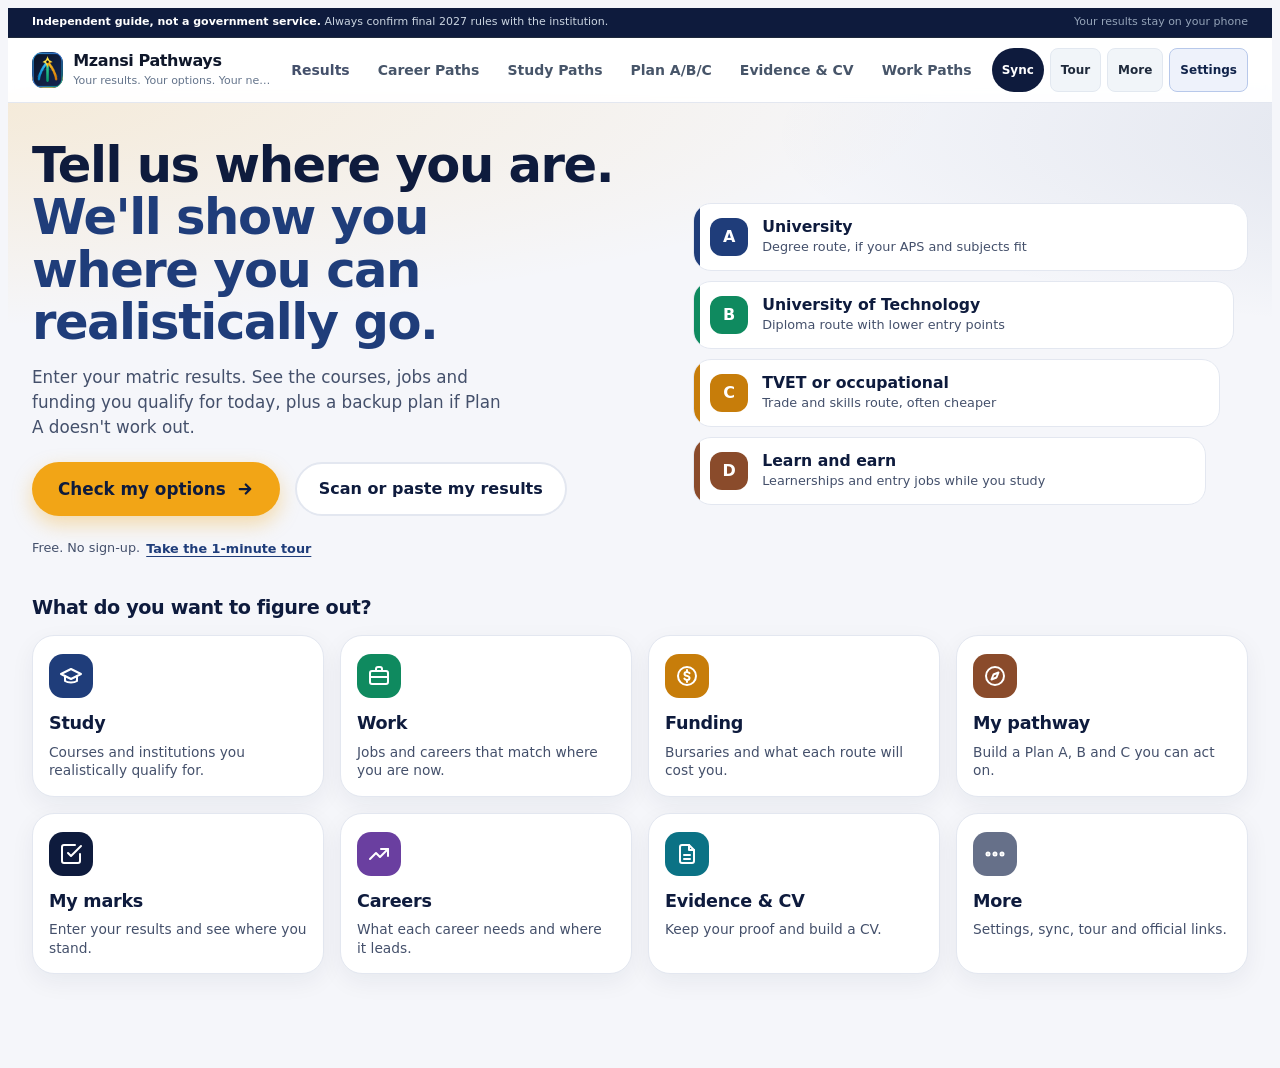
<file: index.html>
<!DOCTYPE html>
<html lang="en-ZA">
<head>
  <meta charset="UTF-8" />
  <meta name="viewport" content="width=device-width, initial-scale=1.0" />
  <meta name="description" content="Mzansi Pathways — South African Opportunity Decision Engine: Results, Careers, Study, TVET, QCTO, Funding, Plan A/B/C, Evidence Vault &amp; Work." />
  <meta name="theme-color" content="#0e1b3d" />
  <meta name="color-scheme" content="light dark" />
  <meta name="format-detection" content="telephone=no" />
  <meta property="og:type" content="website" />
  <meta property="og:title" content="Mzansi Pathways — See where you can realistically go" />
  <meta property="og:description" content="Free, private South African guide: enter your Matric marks and compare university, TVET, QCTO, funding and work options." />
  <meta property="og:url" content="https://pmech1987.github.io/mzansi-pathways/" />
  <meta property="og:image" content="https://pmech1987.github.io/mzansi-pathways/icon-512.png" />
  <meta name="twitter:card" content="summary" />
  <meta name="apple-mobile-web-app-capable" content="yes" />
  <meta name="apple-mobile-web-app-title" content="Pathways" />
  <link rel="apple-touch-icon" href="./icon-192.png" />
  <link rel="manifest" href="./manifest.json" />
  <link rel="icon" type="image/png" sizes="192x192" href="./icon-192.png" />
  <title>Mzansi Pathways — See where you can realistically go</title>
  <script src="./guard.js" defer></script>
  <link rel="stylesheet" href="./css/utilities.css" />
  <link rel="stylesheet" href="./css/legacy_inline.css" />
  <link rel="stylesheet" href="./css/mzansi_ui.css" />
  
  <link rel="stylesheet" href="./css/civic_mobile_a11y.css" />
  <link rel="icon" type="image/svg+xml" href="./favicon.svg" />
</head>
<body class="min-h-screen flex flex-col">
  <a href="#app-main" class="mz-skip">Skip to main content</a>
  <noscript><p>Mzansi Pathways needs JavaScript. Please turn it on in your browser settings and reload.</p></noscript>

  <!-- Official-Grade Institutional Notice Bar -->
  <div id="civic-trust-bar" class="bg-slate-950 text-slate-300 text-[11px] border-b border-slate-800 px-3 sm:px-6 py-1.5">
    <div class="max-w-7xl mx-auto flex flex-wrap items-center justify-between gap-2">
      <span><strong class="text-white">Independent guide, not a government service.</strong> Always confirm final <span class="mz-yr">2027</span> rules with the institution.</span>
      <span class="text-slate-400">Your results stay on your phone</span>
    </div>
  </div>

  <!-- Top Header -->
  <header class="sticky top-0 z-30 bg-white/95 backdrop-blur border-b border-slate-200">
    <div class="max-w-7xl mx-auto px-3 sm:px-6 h-16 flex items-center justify-between gap-2">
      <div class="flex items-center gap-2.5 min-w-0 mz-brand" data-home role="button" tabindex="0" aria-label="Home">
        <img src="./icon-192.png" alt="Mzansi Pathways emblem" width="38" height="38" class="w-9 h-9 rounded-xl shadow-sm" />
        <div class="min-w-0">
          <div class="font-extrabold text-slate-900 text-sm sm:text-base truncate leading-tight tracking-tight">Mzansi Pathways</div>
          <div class="text-[11px] text-slate-500 font-medium truncate">Your results. Your options. Your next step.</div>
        </div>
      </div>

      <!-- Desktop Nav -->
      <nav class="hidden lg:flex items-center gap-1 shrink-0" aria-label="Primary navigation">
        <button type="button" data-tab="results" class="tab-btn active whitespace-nowrap px-3 py-2 rounded-lg text-xs xl:text-sm text-slate-600 hover:bg-slate-100">Results</button>
        <button type="button" data-tab="careers" class="tab-btn whitespace-nowrap px-3 py-2 rounded-lg text-xs xl:text-sm text-slate-600 hover:bg-slate-100">Career Paths</button>
        <button type="button" data-tab="study" class="tab-btn whitespace-nowrap px-3 py-2 rounded-lg text-xs xl:text-sm text-slate-600 hover:bg-slate-100">Study Paths</button>
        <button type="button" data-tab="plan" class="tab-btn whitespace-nowrap px-3 py-2 rounded-lg text-xs xl:text-sm text-slate-600 hover:bg-slate-100">Plan A/B/C</button>
        <button type="button" data-tab="vault" class="tab-btn whitespace-nowrap px-3 py-2 rounded-lg text-xs xl:text-sm text-slate-600 hover:bg-slate-100">Evidence &amp; CV</button>
        <button type="button" data-tab="work" class="tab-btn whitespace-nowrap px-3 py-2 rounded-lg text-xs xl:text-sm text-slate-600 hover:bg-slate-100">Work Paths</button>
      </nav>

      <!-- Primary Header Actions (Secondary preferences live cleanly in Settings) -->
      <div class="flex items-center gap-1.5 shrink-0">
        <span id="net-pill" class="hidden px-2 py-1 rounded-lg bg-amber-100 text-amber-900 border border-amber-300 text-[11px] font-extrabold">Offline</span>
        <button type="button" id="install-pwa-btn" class="hidden px-2.5 py-1.5 rounded-lg bg-emerald-700 text-white text-xs font-bold hover:bg-emerald-800 shadow-sm">Install App</button>
        <button type="button" id="auth-btn" aria-label="Account and Cross-Device Sync" class="px-2.5 py-1.5 rounded-lg bg-slate-900 text-white text-xs font-bold hover:bg-slate-800">Sync</button>
        <button type="button" id="help-btn" aria-label="How to use Mzansi Pathways" class="px-2.5 py-1.5 rounded-lg bg-slate-100 text-slate-800 border border-slate-200 text-xs font-bold hover:bg-slate-200">Tour</button>
        <button id="more-btn" type="button" data-more aria-haspopup="dialog" class="mz-hd-more px-2.5 py-1.5 rounded-lg bg-slate-100 text-slate-800 border border-slate-200 text-xs font-bold hover:bg-slate-200">More</button>
        <button type="button" id="settings-btn" aria-label="Open Settings" class="px-2.5 py-1.5 rounded-lg bg-blue-50 text-blue-900 border border-blue-200 text-xs font-bold hover:bg-blue-100">Settings</button>
      </div>
    </div>
  </header>

    <!-- Print-Only Institutional Handout Header -->
  <div class="print-only max-w-7xl mx-auto px-4 pt-2 pb-3 border-b-2 border-slate-900 mb-4">
    <div class="text-lg font-extrabold text-slate-900">Mzansi Pathways — Independent Post-School Pathway Summary</div>
    <div class="text-xs text-slate-600">Verify final <span class="mz-yr">2027</span> admission rules directly with DHET, QCTO, SAQA, NSFAS &amp; official institutions · Official CAS WhatsApp: 081 308 4196</div>
  </div>

  <!-- Home: product front door (shown on the Results tab only) -->
  <section id="mz-home" aria-labelledby="mz-h1">
    <div class="mzh-grid">
      <div>
        <h1 id="mz-h1" class="mzh-title">Tell us where you are.<span>We'll show you where you can realistically go.</span></h1>
        <p class="mzh-lede">Enter your matric results. See the courses, jobs and funding you qualify for today, plus a backup plan if Plan A doesn't work out.</p>
        <button type="button" id="mz-check" class="mzh-cta">Check my options <svg width="18" height="18" viewBox="0 0 24 24" fill="none" stroke="currentColor" stroke-width="3" stroke-linecap="round" stroke-linejoin="round" aria-hidden="true"><path d="M5 12h14M13 6l6 6-6 6"/></svg></button>
        <button type="button" id="mz-scan" class="mzh-ghost">Scan or paste my results</button>
        <span class="mzh-note">Free. No sign-up. <button type="button" id="mz-tour" class="mzh-link">Take the 1-minute tour</button></span>
      </div>
      <ol class="mzh-ladder" aria-label="The routes we compare for you">
        <li><b>A</b><div><strong>University</strong><small>Degree route, if your APS and subjects fit</small></div></li>
        <li><b>B</b><div><strong>University of Technology</strong><small>Diploma route with lower entry points</small></div></li>
        <li><b>C</b><div><strong>TVET or occupational</strong><small>Trade and skills route, often cheaper</small></div></li>
        <li><b>D</b><div><strong>Learn and earn</strong><small>Learnerships and entry jobs while you study</small></div></li>
      </ol>
    </div>
    <h2 class="mzh-ask">What do you want to figure out?</h2>
    <div class="mzh-cards">
      <button type="button" class="mzh-card" data-tab="study" data-k="study"><svg viewBox="0 0 24 24" fill="none" stroke="currentColor" stroke-width="2" stroke-linecap="round" stroke-linejoin="round" aria-hidden="true"><path d="M22 10 12 5 2 10l10 5 10-5z"/><path d="M6 12v5c3 2 9 2 12 0v-5"/></svg><strong>Study</strong><span>Courses and institutions you realistically qualify for.</span></button>
      <button type="button" class="mzh-card" data-tab="work" data-k="work"><svg viewBox="0 0 24 24" fill="none" stroke="currentColor" stroke-width="2" stroke-linecap="round" stroke-linejoin="round" aria-hidden="true"><rect x="3" y="7" width="18" height="13" rx="2"/><path d="M9 7V5a2 2 0 0 1 2-2h2a2 2 0 0 1 2 2v2M3 13h18"/></svg><strong>Work</strong><span>Jobs and careers that match where you are now.</span></button>
      <button type="button" class="mzh-card" data-tab="study" data-k="fund"><svg viewBox="0 0 24 24" fill="none" stroke="currentColor" stroke-width="2" stroke-linecap="round" stroke-linejoin="round" aria-hidden="true"><circle cx="12" cy="12" r="9"/><path d="M14.5 9.2c-.6-.8-1.4-1.2-2.5-1.2-1.4 0-2.5.8-2.5 1.9 0 2.6 5 1.4 5 4 0 1.1-1.1 2-2.5 2-1.1 0-2-.5-2.6-1.3M12 6v2M12 16v2"/></svg><strong>Funding</strong><span>Bursaries and what each route will cost you.</span></button>
      <button type="button" class="mzh-card" data-tab="plan" data-k="plan"><svg viewBox="0 0 24 24" fill="none" stroke="currentColor" stroke-width="2" stroke-linecap="round" stroke-linejoin="round" aria-hidden="true"><circle cx="12" cy="12" r="9"/><path d="m15.5 8.5-2 5-5 2 2-5z"/></svg><strong>My pathway</strong><span>Build a Plan A, B and C you can act on.</span></button><button type="button" class="mzh-card" data-tab="results" data-k="marks"><svg viewBox="0 0 24 24" fill="none" stroke="currentColor" stroke-width="2" stroke-linecap="round" stroke-linejoin="round" aria-hidden="true"><path d="M9 11l3 3L22 4"/><path d="M21 12v7a2 2 0 0 1-2 2H5a2 2 0 0 1-2-2V5a2 2 0 0 1 2-2h11"/></svg><strong>My marks</strong><span>Enter your results and see where you stand.</span></button><button type="button" class="mzh-card" data-tab="careers" data-k="careers"><svg viewBox="0 0 24 24" fill="none" stroke="currentColor" stroke-width="2" stroke-linecap="round" stroke-linejoin="round" aria-hidden="true"><path d="M3 17l6-6 4 4 8-8"/><path d="M14 7h7v7"/></svg><strong>Careers</strong><span>What each career needs and where it leads.</span></button><button type="button" class="mzh-card" data-tab="vault" data-k="vault"><svg viewBox="0 0 24 24" fill="none" stroke="currentColor" stroke-width="2" stroke-linecap="round" stroke-linejoin="round" aria-hidden="true"><path d="M14 3H7a2 2 0 0 0-2 2v14a2 2 0 0 0 2 2h10a2 2 0 0 0 2-2V8z"/><path d="M14 3v5h5M9 13h6M9 17h6"/></svg><strong>Evidence &amp; CV</strong><span>Keep your proof and build a CV.</span></button><button type="button" class="mzh-card" data-more data-k="more"><svg viewBox="0 0 24 24" fill="none" stroke="currentColor" stroke-width="2" stroke-linecap="round" aria-hidden="true"><circle cx="5" cy="12" r="1.5"/><circle cx="12" cy="12" r="1.5"/><circle cx="19" cy="12" r="1.5"/></svg><strong>More</strong><span>Settings, sync, tour and official links.</span></button></div>
    </div>
  </section>

    <div id="shared-pc-banner" role="status" aria-live="polite" class="hidden bg-amber-100 border-b border-amber-300 text-amber-950 px-3 py-2 text-xs font-bold flex flex-wrap items-center justify-between gap-2">
    <span>Shared PC / Class Mode ON — marks stay in memory only and are never saved to this device.</span>
    <span class="flex items-center gap-2">
      <button type="button" id="shared-pc-next-btn" class="px-2.5 py-1 rounded-lg bg-amber-900 text-white text-[11px] font-extrabold">Next Learner (Clear)</button>
      <button type="button" id="shared-pc-exit-btn" class="px-2.5 py-1 rounded-lg bg-white text-amber-950 border border-amber-400 text-[11px] font-bold">Exit Class Mode</button>
    </span>
  </div>
<main id="app-main" tabindex="-1" class="flex-1 max-w-7xl w-full mx-auto px-3 sm:px-6 py-4"></main>

  <!-- Floating bottom bar (phones) -->
  <nav id="mz-dock" class="mz-dock" aria-label="Main">
    <button type="button" data-home class="mz-d"><svg viewBox="0 0 24 24" fill="none" stroke="currentColor" stroke-width="2" stroke-linecap="round" stroke-linejoin="round" aria-hidden="true"><path d="M3 11l9-8 9 8"/><path d="M5 10v10h14V10"/></svg><span>Home</span></button>
    <button type="button" data-tab="study" class="tab-btn mz-d"><svg viewBox="0 0 24 24" fill="none" stroke="currentColor" stroke-width="2" stroke-linecap="round" stroke-linejoin="round" aria-hidden="true"><path d="M22 10 12 5 2 10l10 5 10-5z"/><path d="M6 12v5c3 2 9 2 12 0v-5"/></svg><span>Study</span></button>
    <button type="button" data-tab="work" class="tab-btn mz-d"><svg viewBox="0 0 24 24" fill="none" stroke="currentColor" stroke-width="2" stroke-linecap="round" stroke-linejoin="round" aria-hidden="true"><rect x="3" y="7" width="18" height="13" rx="2"/><path d="M9 7V5a2 2 0 0 1 2-2h2a2 2 0 0 1 2 2v2"/></svg><span>Work</span></button>
    <button type="button" data-tab="plan" class="tab-btn mz-d"><svg viewBox="0 0 24 24" fill="none" stroke="currentColor" stroke-width="2" stroke-linecap="round" stroke-linejoin="round" aria-hidden="true"><circle cx="12" cy="12" r="9"/><path d="m15.5 8.5-2 5-5 2 2-5z"/></svg><span>Plan</span></button>
    <button type="button" data-more aria-haspopup="dialog" class="mz-d"><svg viewBox="0 0 24 24" fill="none" stroke="currentColor" stroke-width="2" stroke-linecap="round" stroke-linejoin="round" aria-hidden="true"><circle cx="5" cy="12" r="1.5"/><circle cx="12" cy="12" r="1.5"/><circle cx="19" cy="12" r="1.5"/></svg><span>More</span></button>
  </nav>

  <!-- More sheet: everything that used to sit in the footer, plus the tools that are not on the dock -->
  <div id="mz-more" class="mz-more" hidden>
    <div class="mz-more-back" data-more-close></div>
    <div class="mz-more-sheet" role="dialog" aria-modal="true" aria-labelledby="mz-more-t">
      <div class="mz-more-head"><h2 id="mz-more-t">More</h2><button type="button" id="mz-more-x" data-more-close aria-label="Close">✕</button></div>
      <div class="mz-more-grid">
        <button type="button" data-tab="results" data-k="marks">My marks</button>
        <button type="button" data-tab="careers">Careers</button>
        <button type="button" data-tab="vault">Evidence &amp; CV</button>
      </div>
      <div class="mz-more-list">
        <button type="button" data-proxy="settings-btn">Settings and accessibility</button>
        <button type="button" data-proxy="auth-btn">Sync and backup</button>
        <button type="button" data-proxy="help-btn">Take the tour</button>
        <button type="button" data-proxy="install-pwa-btn" id="mz-more-install" hidden>Install the app</button>
      </div>
      <p class="mz-more-note"><strong>Mzansi Pathways</strong> is an independent South African opportunity guide, not a government service. Official CAS WhatsApp: <strong>081 308 4196</strong>. Always verify admission rules in official prospectuses, and never pay a fee to apply for a job.</p>
      <div class="mz-more-links">
        <a href="https://www.dhet.gov.za/" target="_blank" rel="noopener noreferrer">DHET ↗</a>
        <a href="https://www.qcto.org.za/" target="_blank" rel="noopener noreferrer">QCTO ↗</a>
        <a href="https://www.saqa.org.za/" target="_blank" rel="noopener noreferrer">SAQA ↗</a>
        <a href="https://www.nsfas.org.za/" target="_blank" rel="noopener noreferrer">NSFAS ↗</a>
        <a href="https://sayouth.mobi/" target="_blank" rel="noopener noreferrer">SA Youth ↗</a>
        <a href="https://github.com/pmech1987/mzansi-pathways" target="_blank" rel="noopener noreferrer">Source code ↗</a>
      </div>
    </div>
  </div>

  <!-- Toast -->
  <div id="toast" role="status" aria-live="polite" class="hidden fixed bottom-20 lg:bottom-6 left-1/2 -translate-x-1/2 z-50 px-4 py-2.5 rounded-full bg-slate-900 text-white text-xs font-bold shadow-xl"></div>

  <!-- "Why am I seeing this?" Explainability & Closest Alternatives Modal -->
  <div id="why-modal" role="dialog" aria-modal="true" aria-labelledby="why-title" class="hidden fixed inset-0 z-50 bg-slate-950/60 backdrop-blur-sm flex items-center justify-center p-4">
    <div class="bg-white rounded-3xl max-w-lg w-full max-h-[85vh] overflow-y-auto p-5 shadow-2xl border border-slate-200 space-y-3">
      <div class="flex items-start justify-between gap-2">
        <div>
          <div class="text-[11px] font-extrabold uppercase text-blue-700">Explainable Eligibility &amp; Source Trail</div>
          <h2 id="why-title" class="text-base font-extrabold text-slate-900 mt-0.5">Programme</h2>
        </div>
        <button type="button" id="close-why" aria-label="Close explanation" class="px-2.5 py-1 rounded-lg bg-slate-100 text-slate-700 text-xs font-bold">✕</button>
      </div>
      <div id="why-body" class="space-y-3 text-xs text-slate-700"></div>
    </div>
  </div>

  <!-- Settings & Accessibility Modal -->
  <div id="settings-modal" role="dialog" aria-modal="true" aria-labelledby="settings-title" class="hidden fixed inset-0 z-50 bg-slate-950/60 backdrop-blur-sm flex items-center justify-center p-4">
    <div class="bg-white rounded-3xl max-w-md w-full p-5 shadow-2xl border border-slate-200 space-y-4">
      <div class="flex items-center justify-between">
        <div>
          <div class="text-[11px] font-bold uppercase tracking-wider text-blue-700">Preferences &amp; Accessibility</div>
          <h2 id="settings-title" class="text-base font-extrabold text-slate-900">Settings</h2>
        </div>
        <button type="button" id="close-settings" aria-label="Close settings" class="px-2.5 py-1 rounded-lg bg-slate-100 text-slate-700 text-xs font-bold">✕</button>
      </div>

      <div class="space-y-3 text-xs">
        <div class="p-3.5 rounded-2xl bg-slate-50 border border-slate-200 space-y-2.5">
          <div class="font-extrabold text-slate-900">Region &amp; Language</div>
          <div class="grid grid-cols-2 gap-2">
            <div>
              <label for="prov-select" class="block text-[11px] font-bold text-slate-600 mb-1">Home Province</label>
              <select id="prov-select" aria-label="Home Province" class="w-full px-2.5 py-2 rounded-xl bg-white border border-slate-200 text-xs font-bold text-slate-800">
                <option value="Mpumalanga">Mpumalanga</option>
                <option value="Gauteng">Gauteng</option>
                <option value="KwaZulu-Natal">KwaZulu-Natal</option>
                <option value="Western Cape">Western Cape</option>
                <option value="Eastern Cape">Eastern Cape</option>
                <option value="Limpopo">Limpopo</option>
                <option value="Free State">Free State</option>
                <option value="North West">North West</option>
                <option value="Northern Cape">Northern Cape</option>
              </select>
            </div>
            <div>
              <label for="lang-select" class="block text-[11px] font-bold text-slate-600 mb-1">Language</label>
              <select id="lang-select" aria-label="Language" class="w-full px-2.5 py-2 rounded-xl bg-white border border-slate-200 text-xs font-bold text-slate-800">
                <option value="en">English (EN)</option>
                <option value="zu">isiZulu</option>
                <option value="af">Afrikaans</option>
                <option value="ss">siSwati</option>
                <option value="ts">Xitsonga</option>
              </select>
            </div>
          </div>
        </div>

        <div class="p-3.5 rounded-2xl bg-slate-50 border border-slate-200 space-y-2.5">
          <div class="font-extrabold text-slate-900">View &amp; Display</div>
          <div class="grid grid-cols-2 gap-2">
            <button type="button" id="parent-btn" aria-label="Toggle Parent or Student View" class="px-3 py-2 rounded-xl bg-indigo-50 text-indigo-900 border border-indigo-200 text-xs font-bold hover:bg-indigo-100">Parent / Guardian View</button>
            <button type="button" id="easy-btn" aria-label="Toggle Easy View" class="px-3 py-2 rounded-xl bg-emerald-50 text-emerald-900 border border-emerald-200 text-xs font-bold hover:bg-emerald-100">Easy View</button>
            <button type="button" id="textsize-btn" title="Larger Text" aria-label="Toggle Larger Text" class="px-3 py-2 rounded-xl bg-white text-slate-800 border border-slate-200 text-xs font-bold hover:bg-slate-100">Large Text (A+)</button>
            <button type="button" id="hc-btn" title="High Contrast Mode" aria-label="Toggle High Contrast" class="px-3 py-2 rounded-xl bg-white text-slate-900 border border-slate-300 text-xs font-bold hover:bg-slate-100">High Contrast (HC)</button>
            <button type="button" id="theme-btn" aria-label="Toggle Dark Mode" class="col-span-2 px-3 py-2 rounded-xl bg-white text-slate-800 border border-slate-200 text-xs font-bold hover:bg-slate-100">Dark Mode: OFF</button>
            <button type="button" id="shared-pc-btn" aria-pressed="false" aria-label="Toggle Shared PC or Class Mode" class="col-span-2 px-3 py-2 rounded-xl bg-amber-50 text-amber-950 border border-amber-300 text-xs font-bold hover:bg-amber-100">Shared PC / Class Mode: OFF</button>
          </div>
        </div>
        <div class="p-3.5 rounded-2xl bg-slate-50 border border-slate-200 space-y-2.5">
          <div class="font-extrabold text-slate-900">Data, Rules &amp; Privacy</div>
          <div id="settings-integrity-status" class="px-2.5 py-1.5 rounded-lg bg-emerald-50 text-emerald-900 border border-emerald-200 text-[11px] font-semibold">Profile Verified</div>
          <button type="button" id="verify-local-state-btn" class="w-full px-3 py-1.5 rounded-lg bg-white text-slate-800 border border-slate-300 text-[11px] font-bold hover:bg-slate-100">Verify Local Profile &amp; Storage Now</button>
          <div class="grid grid-cols-1 gap-2">
            <label class="w-full text-center px-3 py-2 rounded-xl bg-white text-slate-800 border border-slate-300 text-xs font-bold cursor-pointer hover:bg-slate-100">
              Import Custom Prospectus Rules (.json)
              <input id="import-rules-file" type="file" accept=".json" aria-label="Import programme rules JSON file" class="hidden" />
            </label>
            <div class="grid grid-cols-2 gap-2">
              <button type="button" id="settings-open-sync" class="px-3 py-2 rounded-xl bg-slate-900 text-white text-xs font-bold hover:bg-slate-800">Sync &amp; Backup</button>
              <button type="button" id="settings-open-tour" class="px-3 py-2 rounded-xl bg-white text-slate-800 border border-slate-200 text-xs font-bold hover:bg-slate-100">Replay Tour</button>
              <button type="button" id="reset-prefs-btn" class="col-span-2 px-3 py-2 rounded-xl bg-white text-slate-700 border border-slate-200 text-xs font-bold hover:bg-slate-100">Reset Display &amp; Region Preferences</button>
            </div>
          </div>
        </div>
      </div>

            <details id="diag-panel" class="p-3 rounded-2xl bg-slate-50 border border-slate-200 text-xs space-y-2 mb-2">
        <summary class="cursor-pointer font-extrabold text-slate-900 select-none">App Diagnostics &amp; Offline Health (No Personal Data)</summary>
        <p class="text-[11px] text-slate-600 pt-1">Check storage use, offline cache status, and recent errors. Contains zero marks, names, or IDs.</p>
        <pre id="diag-report-out" class="p-2.5 rounded-xl bg-white border border-slate-200 text-[11px] text-slate-800 whitespace-pre-wrap overflow-x-auto">Tap Refresh Diagnostics to inspect.</pre>
        <div class="flex flex-wrap gap-2">
          <button type="button" id="diag-refresh-btn" class="px-3 py-1.5 rounded-xl bg-slate-900 text-white text-xs font-bold">Refresh Diagnostics</button>
          <button type="button" id="diag-copy-btn" class="px-3 py-1.5 rounded-xl bg-white text-slate-800 border border-slate-300 text-xs font-bold">Copy Safe Report</button>
        </div>
      </details>
      <details id="legal-compliance-card" class="p-3 rounded-2xl bg-slate-50 border border-slate-200 text-[11px] text-slate-700">
        <summary class="cursor-pointer font-extrabold text-slate-900 select-none">Legal, POPIA &amp; Zero-Scraping Charter</summary>
        <ul class="mt-2 space-y-1 list-disc pl-4">
          <li><strong>Zero Scraping &amp; Copyright-Safe:</strong> Uses only official public APIs (Greenhouse, Lever, optional Adzuna SA) and direct employer metadata link-outs — never scrapes private boards or copies advert prose.</li>
          <li><strong>POPIA On-Device Privacy:</strong> Photos of report cards, CVs, and job flyers stay 100% on your device; no SA ID numbers are stored.</li>
          <li><strong>Independent Tool:</strong> Not a government department or university; verify final admission rules and company status on official portals (DHET, QCTO, SAQA, NSFAS, CIPC BizPortal).</li>
        </ul>
      </details>

      <button type="button" id="settings-done-btn" class="w-full py-2.5 rounded-xl bg-slate-900 text-white text-xs font-extrabold hover:bg-slate-800">Done</button>
    </div>
  </div>

  <!-- Skippable 7-Step Interactive Onboarding Tutorial Modal -->
  <div id="tutorial-modal" role="dialog" aria-modal="true" aria-labelledby="tut-title" class="hidden fixed inset-0 z-50 bg-slate-950/70 backdrop-blur-sm flex items-center justify-center p-4">
    <div class="bg-white rounded-2xl max-w-lg w-full p-5 sm:p-6 shadow-2xl border border-slate-200 space-y-4">
      <div class="flex items-start justify-between gap-3">
        <div>
          <span id="tut-step-badge" class="inline-block px-2.5 py-0.5 rounded bg-slate-100 text-slate-800 border border-slate-300 text-[11px] font-bold uppercase tracking-wider">Step 1 of 7</span>
          <h2 id="tut-title" class="text-base sm:text-lg font-extrabold text-slate-900 mt-1.5">Welcome to Mzansi Pathways</h2>
        </div>
        <button type="button" id="tut-skip-btn" class="px-3 py-1.5 rounded-lg bg-slate-100 hover:bg-slate-200 text-slate-700 text-xs font-bold shrink-0">Skip Tutorial ✕</button>
      </div>
      <div class="w-full h-1.5 bg-slate-100 rounded-full overflow-hidden">
        <div id="tut-progress-bar" class="h-full bg-slate-900 transition-all duration-200"></div>
      </div>
      <div id="tut-body" class="p-3.5 rounded-xl bg-slate-50 border border-slate-200 text-xs text-slate-700 space-y-2 leading-relaxed"></div>
      <div id="tut-example" class="p-3.5 rounded-xl bg-white border border-slate-200 border-l-4 border-l-blue-700 text-xs text-slate-700 space-y-1"></div>
      <div class="flex flex-wrap items-center justify-between gap-2 pt-1 border-t border-slate-100">
        <button type="button" id="tut-prev-btn" class="px-3 py-2 rounded-lg bg-slate-100 hover:bg-slate-200 text-slate-700 text-xs font-bold">← Back</button>
        <div class="flex items-center gap-2">
          <button type="button" id="tut-demo-btn" class="px-3 py-2 rounded-lg bg-blue-50 hover:bg-blue-100 text-blue-900 border border-blue-200 text-xs font-bold">Run Live Demo ↗</button>
          <button type="button" id="tut-try-btn" aria-label="Try this feature" class="hidden"></button>
          <button type="button" id="tut-next-btn" class="px-4 py-2 rounded-lg bg-slate-900 hover:bg-slate-800 text-white text-xs font-bold">Next →</button>
        </div>
      </div>
    </div>
  </div>

  <!-- Cross-Device Account & Encrypted Transfer Modal -->
  <div id="auth-modal" role="dialog" aria-modal="true" aria-labelledby="auth-modal-title" class="hidden fixed inset-0 z-50 bg-slate-950/60 backdrop-blur-sm flex items-center justify-center p-4">
    <div class="bg-white rounded-3xl max-w-lg w-full max-h-[88vh] overflow-y-auto p-5 shadow-2xl border border-slate-200 space-y-4">
      <div class="flex items-start justify-between gap-2">
        <div>
          <div class="text-[11px] font-extrabold uppercase text-blue-700">POPIA-Safe Cross-Device Access</div>
          <h2 id="auth-modal-title" class="text-base font-extrabold text-slate-900">Keep Your Marks, Plans &amp; CV Across Phones</h2>
        </div>
        <button type="button" id="close-auth" aria-label="Close sync modal" class="px-2.5 py-1 rounded-lg bg-slate-100 text-slate-700 text-xs font-bold">✕</button>
      </div>

      <!-- Option 1: Encrypted Phone-to-Phone Transfer (Works 100% Today) -->
      <div class="p-4 rounded-2xl bg-emerald-50 border border-emerald-200 space-y-2.5 text-xs">
        <div class="font-extrabold text-emerald-950">1. Encrypted Phone-to-Phone Backup (Works Offline Today · AES-256-GCM)</div>
        <p class="text-emerald-900">Lock your Results, Plan A/B/C, and Evidence Vault with your own passphrase (PBKDF2 120,000 rounds + AES-GCM) to move to another phone without needing an account.</p>
        <label for="enc-pass" class="block text-[11px] font-bold text-emerald-950">Backup passphrase (min 8 characters)</label>
        <input id="enc-pass" type="password" autocomplete="new-password" aria-describedby="enc-pass-strength" placeholder="Enter a strong passphrase (min 8 characters)" class="w-full px-3 py-2 rounded-xl bg-white border border-emerald-300 text-xs font-semibold" />
        <div id="enc-pass-strength" role="status" aria-live="polite" class="text-[11px] text-slate-600">Enter at least 8 characters to lock/unlock backups</div>
        <div id="enc-last-backup" class="text-[11px] font-semibold text-slate-700"></div>
        <p class="text-[11px] text-amber-900">Write your passphrase down. If you forget it, nobody can open the backup, not even us. Keep the backup file in two places.</p>
        <div class="flex flex-wrap gap-2">
          <button type="button" id="btn-export-enc" class="flex-1 py-2 rounded-xl bg-emerald-700 text-white font-extrabold hover:bg-emerald-800">Download Encrypted Backup</button>
          <label class="flex-1 text-center py-2 rounded-xl bg-white text-emerald-900 border border-emerald-300 font-extrabold cursor-pointer hover:bg-emerald-100">
             Unlock on New Phone
            <input id="in-import-enc" type="file" accept=".mzansi,.json" aria-label="Choose encrypted backup file" class="hidden" />
          </label>
          <button type="button" id="btn-undo-restore" class="hidden flex-1 py-2 rounded-xl bg-white text-rose-800 border border-rose-300 font-extrabold hover:bg-rose-50">Undo restore</button>
        </div>
      </div>

      <!-- Option 2: Cloud Account with 6-Digit Email OTP (Ready for Supabase Auth) -->
      <form id="otp-preview-form" class="p-4 rounded-2xl bg-slate-50 border border-slate-200 space-y-2.5 text-xs">
        <div class="font-extrabold text-slate-900">2. Cloud Account Sync (6-Digit Email OTP — No SA ID Required)</div>
        <p class="text-slate-600">When your private Supabase Auth backend is connected, learners sign in with a 6-digit Email OTP (expires in 10 min, max 5 tries) — cheaper and safer than SMS OTPs.</p>
        <label for="otp-email" class="block text-[11px] font-bold text-slate-800">Email address for 6-digit OTP</label>
        <input id="otp-email" type="email" autocomplete="email" required placeholder="your.email@example.com" class="w-full px-3 py-2 rounded-xl bg-white border border-slate-200 text-xs" />
        <label class="flex items-start gap-2 text-[11px] text-slate-700 cursor-pointer">
          <input id="popia-age-chk" type="checkbox" required class="mt-0.5 w-4 h-4 accent-blue-700" />
          <span>POPIA Notice: I confirm I am 18+ or have parent/guardian permission to store my academic profile in the cloud.</span>
        </label>
        <button type="submit" class="w-full py-2 rounded-xl bg-blue-700 text-white font-extrabold hover:bg-blue-800">Check Cloud Sync Readiness</button>
      </form>
      <div class="p-3.5 rounded-2xl bg-rose-50 border border-rose-200 flex flex-wrap items-center justify-between gap-2 text-xs">
        <span class="text-rose-900 font-semibold">Using a school PC or someone else's phone?</span>
        <button type="button" id="btn-wipe-device" class="px-3.5 py-2 rounded-xl bg-rose-600 text-white font-extrabold hover:bg-rose-700">Wipe My Info From This Device</button>
      </div>
    </div>
  </div>


  <script src="./js/work_tools.js" defer></script>
  <script src="./js/engine.js" defer></script>
  <script src="./js/ocr.js" defer></script>
  <script src="./js/data.js" defer></script>
  <script src="./js/catalogue_data.js" defer></script>
  <script src="./js/catalogue.js" defer></script>
  <script src="./js/i18n.js" defer></script>
  <script src="./js/boot.js" defer></script>
  <script src="./js/features/trust_guards.js" defer></script>
  <script src="./js/modules/storage.js" defer></script>
  <script src="./js/modules/funding.js" defer></script>
  <script src="./js/modules/ui.js" defer></script>
  <script src="./js/modules/results.js" defer></script>
  <script src="./js/modules/study.js" defer></script>
  <script src="./js/modules/work.js" defer></script>
  <script src="./js/modules/selectors.js" defer></script>
  <script src="./js/app.js" defer></script>
  <script src="./js/screens.js" defer></script>
  <script src="./js/home.js" defer></script>
  <script src="./js/a11y.js" defer></script>
  <script src="./js/toolkit.js" defer></script>
  <script src="./js/backup.js" defer></script>
  <script src="./js/comfort_and_jump.js" defer></script>
  <script src="./js/clean_layout.js" defer></script>
  <script src="./js/pwa_health.js" defer></script>
  <script src="./js/calendar.js" defer></script>
  <script src="./js/checklist.js" defer></script>
</body>
</html>
</file>
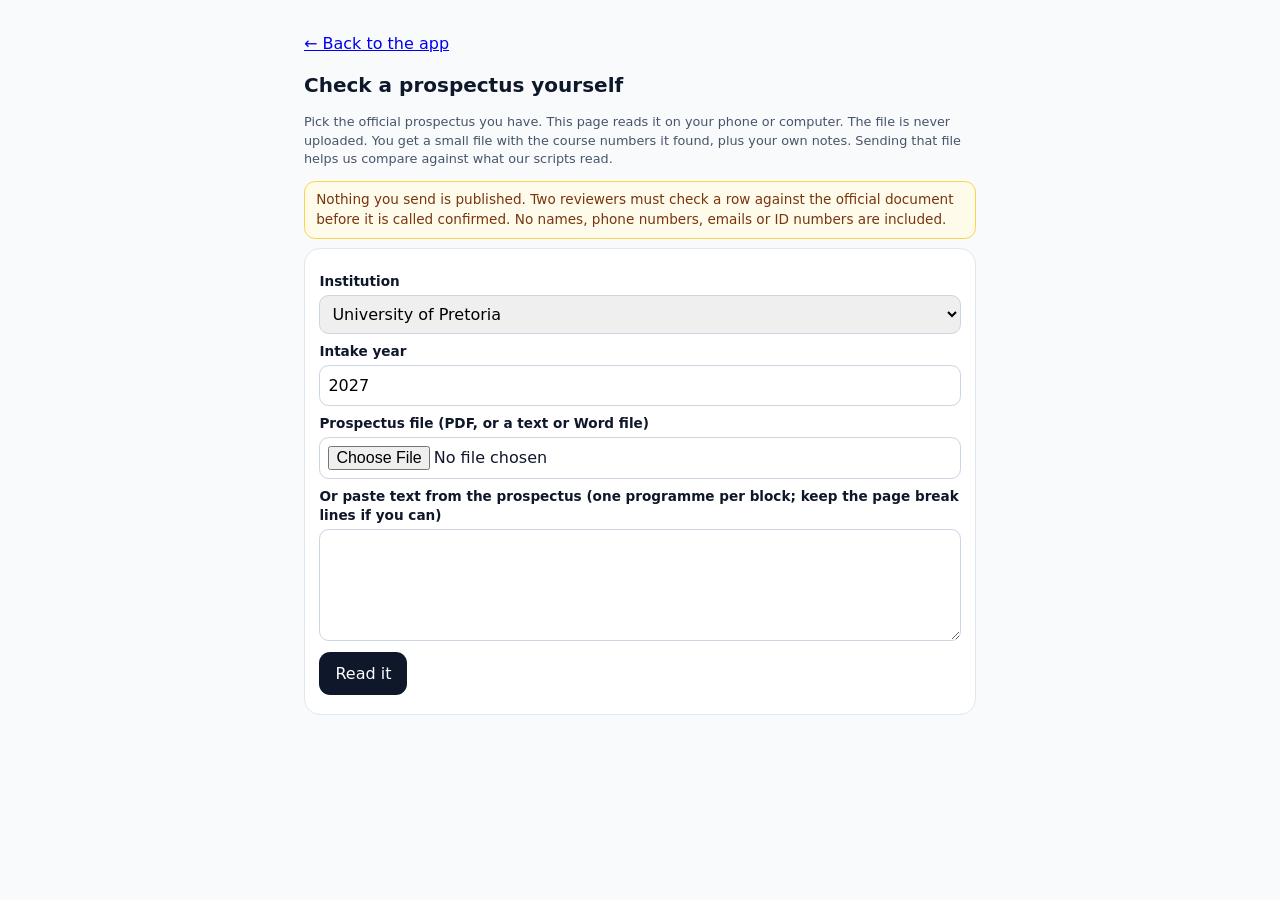
<file: check_prospectus.html>
<!doctype html>
<html lang="en-ZA">
<head>
<meta charset="utf-8">
<meta name="viewport" content="width=device-width, initial-scale=1">
<title>Check a prospectus yourself - Mzansi Pathways</title>
<link rel="stylesheet" href="./css/prospectus_check.css">
<meta name="theme-color" content="#0e1b3d">
<link rel="icon" href="./favicon.svg">
</head>
<body>
<a href="#main-content" class="sr-only">Skip to prospectus checker</a>
<main id="main-content">
  <p><a href="./index.html">&larr; Back to the app</a></p>
  <h1>Check a prospectus yourself</h1>
  <p class="note">Pick the official prospectus you have. This page reads it on your phone or computer. The file is never uploaded. You get a small file with the course numbers it found, plus your own notes. Sending that file helps us compare against what our scripts read.</p>
  <div class="warn">Nothing you send is published. Two reviewers must check a row against the official document before it is called confirmed. No names, phone numbers, emails or ID numbers are included.</div>

  <section class="card">
    <label for="inst">Institution</label>
    <select id="inst"></select>
    <label for="year">Intake year</label>
    <input id="year" type="number" min="2024" max="2040" value="2027">
    <label for="file">Prospectus file (PDF, or a text or Word file)</label>
    <input id="file" type="file" accept=".pdf,.txt,.docx,image/*">
    <label for="paste">Or paste text from the prospectus (one programme per block; keep the page break lines if you can)</label>
    <textarea id="paste" spellcheck="false"></textarea>
    <button id="read" type="button">Read it</button>
    <span id="status" class="note" role="status" aria-live="polite"></span>
  </section>

  <section class="card" id="result" hidden>
    <h2>What was read</h2>
    <p class="note" id="summary"></p>
    <div class="table-scroll"><table><thead><tr><th>Course</th><th>APS</th><th>Subjects</th><th>Page</th><th>Keep</th></tr></thead><tbody id="rows"></tbody></table></div>
    <h2>Where can a Higher Certificate lead?</h2>
    <ul id="prog" class="note"></ul>
    <h2>Anything wrong in the app?</h2>
    <label for="fbid">Course id (from the app, optional)</label>
    <input id="fbid" type="text" maxlength="80" placeholder="e.g. up_bsc_computer_science_2027">
    <label for="fbissue">What is wrong</label>
    <select id="fbissue">
      <option value="">Nothing to report</option>
      <option value="aps_wrong">APS is different in my prospectus</option>
      <option value="subject_wrong">Subject requirement is different</option>
      <option value="course_missing">Course is missing</option>
      <option value="course_closed">Course is closed</option>
      <option value="link_broken">Link does not work</option>
      <option value="bridge_wrong">Next-step information is wrong</option>
      <option value="other">Something else</option>
    </select>
    <label for="fbnote">Short note (no personal details)</label>
    <input id="fbnote" type="text" maxlength="140">
    <button id="dl" type="button">Download my file</button>
    <p class="note">Send the downloaded file to the project (the address is on the About page of the app). It goes in <code>inbox/community/</code>.</p>
  </section>
</main>
<script src="./js/ocr.js" defer></script>
<script src="./js/catalogue_data.js" defer></script>
<script src="./js/subjects_data.js" defer></script>
<script src="./js/prospectus_check.js" defer></script>
</body>
</html>
</file>
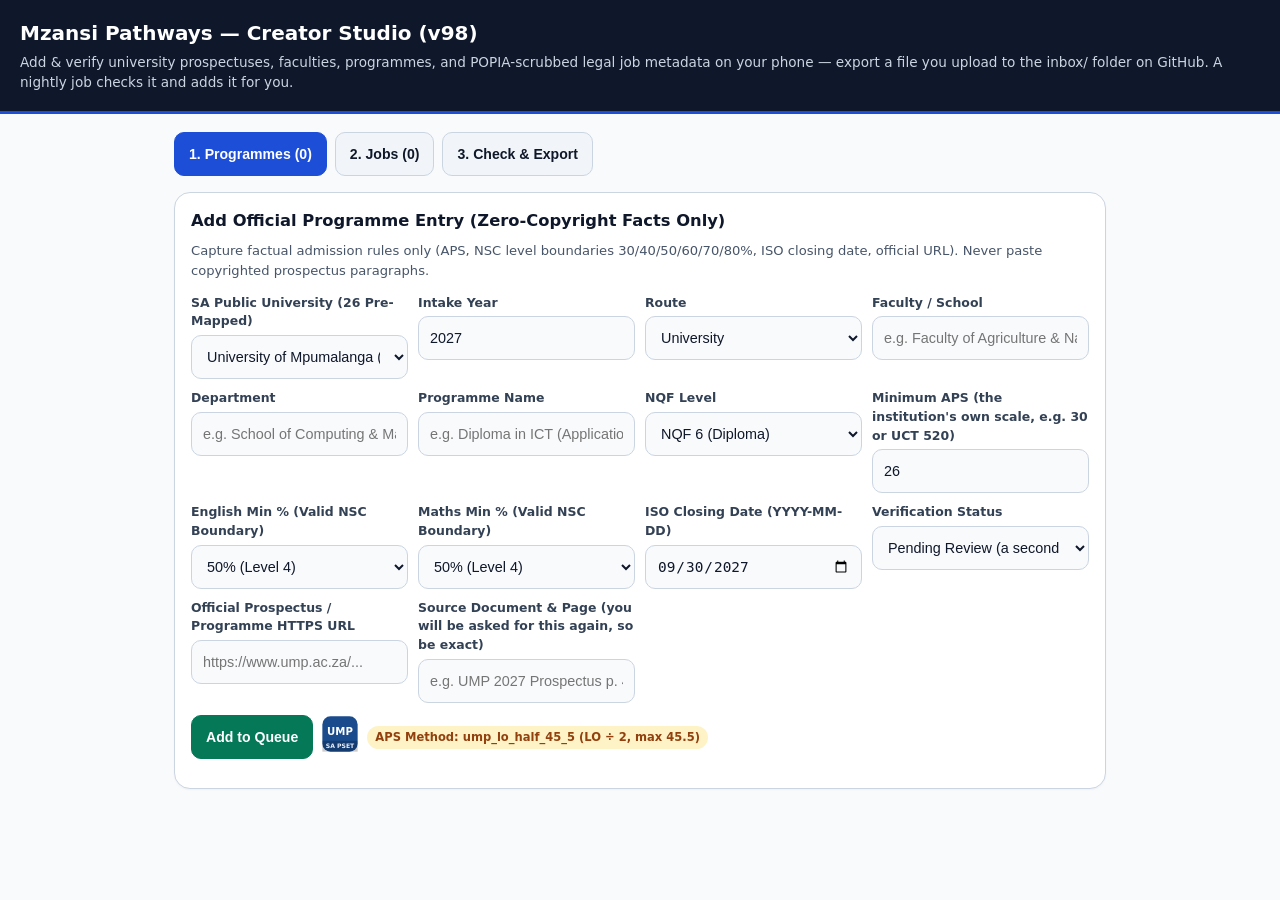
<file: creator_studio.html>
<!DOCTYPE html>
<html lang="en-ZA">
<head>
  <meta charset="UTF-8" />
  <meta name="viewport" content="width=device-width, initial-scale=1.0" />
  <link rel="icon" type="image/svg+xml" href="./favicon.svg" />
  <title>Mzansi Pathways — Creator Studio (Prospectus &amp; Legal Data Builder)</title>
  <link rel="stylesheet" href="./css/creator_studio.css" />
</head>
<body>
  <a href="#cs-main" class="visually-hidden">Skip to Creator Studio content</a>
  <header>
    <h1>Mzansi Pathways — Creator Studio (v98)</h1>
    <p>Add &amp; verify university prospectuses, faculties, programmes, and POPIA-scrubbed legal job metadata on your phone — export a file you upload to the inbox/ folder on GitHub. A nightly job checks it and adds it for you.</p>
  </header>

  <main id="cs-main">
    <div class="tabs" role="tablist" aria-label="Creator Studio sections">
      <button type="button" id="tab-prog" class="active" role="tab" aria-selected="true" aria-controls="panel-prog">1. Programmes (0)</button>
      <button type="button" id="tab-job" class="sec" role="tab" aria-selected="false" aria-controls="panel-job">2. Jobs (0)</button>
      <button type="button" id="tab-export" class="sec" role="tab" aria-selected="false" aria-controls="panel-export">3. Check &amp; Export</button>
    </div>

    <section id="panel-prog" class="card" role="tabpanel" aria-labelledby="tab-prog">
      <h2>Add Official Programme Entry (Zero-Copyright Facts Only)</h2>
      <p class="note">Capture factual admission rules only (APS, NSC level boundaries 30/40/50/60/70/80%, ISO closing date, official URL). Never paste copyrighted prospectus paragraphs.</p>
      <form id="prog-form">
        <div class="grid">
          <div>
            <label for="p-inst">SA Public University (26 Pre-Mapped)</label>
            <select id="p-inst" required></select>
          </div>
          <div>
            <label for="p-year">Intake Year</label>
            <input id="p-year" type="number" min="2024" max="2040" step="1" required />
          </div>
          <div>
            <label for="p-route">Route</label>
            <select id="p-route"><option>University</option><option>Diploma / UoT (Extended)</option><option>Public TVET College</option><option>QCTO Occupational</option><option>Workplace Learning</option></select>
          </div>
          <div>
            <label for="p-faculty">Faculty / School</label>
            <input id="p-faculty" type="text" placeholder="e.g. Faculty of Agriculture &amp; Natural Sciences" required />
          </div>
          <div>
            <label for="p-dept">Department</label>
            <input id="p-dept" type="text" placeholder="e.g. School of Computing &amp; Mathematical Sciences" required />
          </div>
          <div>
            <label for="p-name">Programme Name</label>
            <input id="p-name" type="text" placeholder="e.g. Diploma in ICT (Application Development)" required />
          </div>
          <div>
            <label for="p-nqf">NQF Level</label>
            <select id="p-nqf"><option value="5">NQF 5 (Higher Certificate)</option><option value="6" selected>NQF 6 (Diploma)</option><option value="7">NQF 7 (Bachelor's Degree)</option><option value="8">NQF 8 (Honours / Professional)</option></select>
          </div>
          <div>
            <label for="p-aps">Minimum APS (the institution's own scale, e.g. 30 or UCT 520)</label>
            <input id="p-aps" type="number" min="0" max="600" step="0.5" value="26" required />
          </div>
          <div>
            <label for="p-eng">English Min % (Valid NSC Boundary)</label>
            <select id="p-eng"><option value="40">40% (Level 3)</option><option value="50" selected>50% (Level 4)</option><option value="60">60% (Level 5)</option><option value="70">70% (Level 6)</option></select>
          </div>
          <div>
            <label for="p-math">Maths Min % (Valid NSC Boundary)</label>
            <select id="p-math"><option value="0">Not Required</option><option value="40">40% (Level 3)</option><option value="50" selected>50% (Level 4)</option><option value="60">60% (Level 5)</option><option value="70">70% (Level 6)</option></select>
          </div>
          <div>
            <label for="p-closes">ISO Closing Date (YYYY-MM-DD)</label>
            <input id="p-closes" type="date" value="2027-09-30" required />
          </div>
          <div>
            <label for="p-status">Verification Status</label>
            <select id="p-status"><option value="pending_review" selected>Pending Review (a second person must confirm)</option><option value="conflict">Conflict Between Sources</option></select>
          </div>
          <div>
            <label for="p-url">Official Prospectus / Programme HTTPS URL</label>
            <input id="p-url" type="url" placeholder="https://www.ump.ac.za/..." required />
          </div>
          <div>
            <label for="p-doc">Source Document &amp; Page (you will be asked for this again, so be exact)</label>
            <input id="p-doc" type="text" placeholder="e.g. UMP 2027 Prospectus p. 42" required />
          </div>
        </div>
        <div class="row">
          <button type="submit" class="good">Add to Queue</button>
          <span id="p-civic-badge" aria-label="Civic monogram preview"></span><span id="p-aps-hint" class="badge b-warn"></span>
        </div>
      </form>
      <div id="prog-list" class="mt12"></div>
    </section>

    <section id="panel-job" role="tabpanel" aria-labelledby="tab-job" class="card is-hidden">
      <h2>Add Legal Opt-In Job / DPSA Circular Entry (POPIA Scrubbed)</h2>
      <div class="box-tip">
        <label for="dpsa-paste">Quick DPSA Circular Factual Extractor (Paste Official Post Header — Zero Prose Stored)</label>
        <textarea id="dpsa-paste" rows="3" placeholder="POST 42/10 : ADMIN CLERK&#10;REF NO : MP/2026/01&#10;CLOSING DATE : 11 December 2026"></textarea>
        <div class="row mt8"><button type="button" id="dpsa-extract-btn" class="sec">Auto-Fill Title &amp; Ref from DPSA Text</button></div>
      </div>
      <p class="note">Automatically strips SA ID numbers, personal cell numbers, and personal free-webmail addresses, and blocks scraping-restricted or URL-shortener domains.</p>
      <form id="job-form">
        <div class="grid">
          <div><label for="j-title">Job Title</label><input id="j-title" type="text" placeholder="e.g. Junior IT Support Technician" required /></div>
          <div><label for="j-emp">Employer / Department</label><input id="j-emp" type="text" placeholder="e.g. Mpumalanga Provincial Government" required /></div>
          <div><label for="j-town">Town / City</label><input id="j-town" type="text" value="eMalahleni" required /></div>
          <div><label for="j-prov">Province</label><select id="j-prov"><option>Mpumalanga</option><option>Gauteng</option><option>KwaZulu-Natal</option><option>Western Cape</option><option>Eastern Cape</option><option>Limpopo</option><option>Free State</option><option>North West</option><option>Northern Cape</option><option>South Africa</option></select></div>
          <div><label for="j-close">Closing Date (YYYY-MM-DD)</label><input id="j-close" type="date" value="2026-12-15" required /></div>
          <div><label for="j-src">Legal Source Type</label><select id="j-src"><option value="dpsa_circular">DPSA Weekly Circular</option><option value="gov_portal">Official .gov.za Portal</option><option value="direct_employer">Direct Employer Permission</option><option value="public_ats_api">Public ATS API</option></select></div>
          <div class="span-all"><label for="j-url">Official HTTPS Apply URL (No Facebook/WhatsApp/bit.ly)</label><input id="j-url" type="url" placeholder="https://www.gov.za/about-government/government-jobs" required /></div>
        </div>
        <div class="row"><button type="submit" class="good">Validate &amp; Add Legal Job</button></div>
      </form>
      <div id="job-list" class="mt12"></div>
    </section>

    <section id="panel-export" role="tabpanel" aria-labelledby="tab-export" class="card is-hidden">
      <h2>Check &amp; Export</h2>
      <p class="note">1. Fix anything marked red. 2. Download the programmes file. 3. On GitHub open the <code>inbox</code> folder, choose Add file, Upload files, and commit. The nightly job (or Actions, Run workflow) checks it and adds the rows. Rows always arrive as pending review.</p>
      <div id="export-status" class="mt8"></div>
      <div class="row">
        <button type="button" id="dl-prog-json" class="good">Download programmes file</button>
        <button type="button" id="copy-prog-json" class="sec">Copy Programmes JSON</button>
        <button type="button" id="dl-job-json" class="good">Download community_jobs_submissions.json</button>
        <button type="button" id="copy-job-json" class="sec">Copy Jobs JSON</button>
      </div>
      <div class="row">
        <label for="load-batch" class="filebtn">Load a saved file to keep editing</label><input id="load-batch" type="file" accept=".json,application/json" class="visually-hidden" />
        <button type="button" id="clear-queue" class="sec">Clear queue</button>
      </div>
      <h3 class="h-preview">Live Preview</h3>
      <pre id="json-preview"></pre>
    </section>
  </main>
  <div id="toast" class="toast" role="status" aria-live="polite"></div>

  <script src="./js/creator_studio.js"></script>
</body>
</html>
</file>
<file: css/utilities.css>
/* AUTO-GENERATED by scripts/build_utilities_css.py — do not edit. Self-hosted so the strict CSP works. */
*,::before,::after{box-sizing:border-box;border:0 solid #e2e8f0}
button{font:inherit;color:inherit;background:none;cursor:pointer}
h1,h2,h3,h4,p,ul,ol{margin:0}
ul,ol{padding:0}
table{border-collapse:collapse}
a{color:inherit;text-decoration:inherit}
input,select,textarea{font:inherit}
.-translate-x-1\/2{transform:translateX(-50%)}
.accent-amber-600{accent-color:#d97706}
.accent-blue-700{accent-color:#1f3d7a}
.accent-emerald-700{accent-color:#047857}
.backdrop-blur{backdrop-filter:blur(8px)}
.backdrop-blur-sm{backdrop-filter:blur(4px)}
.bg-amber-100{background-color:#fef3c7}
.bg-amber-300{background-color:#fcd34d}
.bg-amber-50{background-color:#fffbeb}
.bg-amber-500{background-color:#f59e0b}
.bg-amber-700{background-color:#b45309}
.bg-blue-50{background-color:#eef2fb}
.bg-blue-700{background-color:#1f3d7a}
.bg-emerald-100{background-color:#d1fae5}
.bg-emerald-400\/30{background-color:rgb(52 211 153 / 0.3)}
.bg-emerald-50{background-color:#ecfdf5}
.bg-emerald-600{background-color:#059669}
.bg-emerald-700{background-color:#047857}
.bg-emerald-900\/60{background-color:rgb(6 78 59 / 0.6)}
.bg-indigo-50{background-color:#eef2ff}
.bg-indigo-50\/80{background-color:rgb(238 242 255 / 0.8)}
.bg-indigo-600{background-color:#4f46e5}
.bg-indigo-700{background-color:#4338ca}
.bg-purple-700{background-color:#7e22ce}
.bg-rose-100{background-color:#ffe4e6}
.bg-rose-50{background-color:#fff1f2}
.bg-rose-600{background-color:#e11d48}
.bg-slate-100{background-color:#f1f5f9}
.bg-slate-50{background-color:#f8fafc}
.bg-slate-50\/60{background-color:rgb(248 250 252 / 0.6)}
.bg-slate-700{background-color:#334155}
.bg-slate-800{background-color:#1e293b}
.bg-slate-800\/80{background-color:rgb(30 41 59 / 0.8)}
.bg-slate-800\/90{background-color:rgb(30 41 59 / 0.9)}
.bg-slate-900{background-color:#0f172a}
.bg-slate-900\/60{background-color:rgb(15 23 42 / 0.6)}
.bg-slate-950{background-color:#020617}
.bg-slate-950\/60{background-color:rgb(2 6 23 / 0.6)}
.bg-slate-950\/70{background-color:rgb(2 6 23 / 0.7)}
.bg-teal-100{background-color:#ccfbf1}
.bg-teal-50{background-color:#f0fdfa}
.bg-teal-700{background-color:#0f766e}
.bg-teal-900{background-color:#134e4a}
.bg-white{background-color:#ffffff}
.bg-white\/10{background-color:rgb(255 255 255 / 0.1)}
.bg-white\/15{background-color:rgb(255 255 255 / 0.15)}
.bg-white\/95{background-color:rgb(255 255 255 / 0.95)}
.block{display:block}
.border{border-width:1px;border-style:solid}
.border-2{border-width:2px;border-style:solid}
.border-amber-200{border-color:#fde68a}
.border-amber-300{border-color:#fcd34d}
.border-amber-400{border-color:#fbbf24}
.border-amber-700{border-color:#b45309}
.border-b{border-bottom-width:1px;border-style:solid}
.border-b-2{border-bottom-width:2px;border-style:solid}
.border-blue-100{border-color:#dce5f6}
.border-blue-200{border-color:#b7c8ea}
.border-blue-700{border-color:#1f3d7a}
.border-collapse{border-collapse:collapse}
.border-emerald-200{border-color:#a7f3d0}
.border-emerald-300{border-color:#6ee7b7}
.border-emerald-700{border-color:#047857}
.border-emerald-700\/50{border-color:rgb(4 120 87 / 0.5)}
.border-indigo-200{border-color:#c7d2fe}
.border-indigo-600{border-color:#4f46e5}
.border-indigo-700{border-color:#4338ca}
.border-l-4{border-left-width:4px;border-style:solid}
.border-l-amber-600{border-left-color:#d97706}
.border-l-blue-700{border-left-color:#1f3d7a}
.border-l-emerald-700{border-left-color:#047857}
.border-l-slate-700{border-left-color:#334155}
.border-l-slate-800{border-left-color:#1e293b}
.border-l-slate-900{border-left-color:#0f172a}
.border-l-teal-700{border-left-color:#0f766e}
.border-rose-200{border-color:#fecdd3}
.border-rose-300{border-color:#fda4af}
.border-slate-100{border-color:#f1f5f9}
.border-slate-200{border-color:#e2e8f0}
.border-slate-300{border-color:#cbd5e1}
.border-slate-500{border-color:#64748b}
.border-slate-600{border-color:#475569}
.border-slate-700{border-color:#334155}
.border-slate-800{border-color:#1e293b}
.border-slate-900{border-color:#0f172a}
.border-t{border-top-width:1px;border-style:solid}
.border-teal-200{border-color:#99f6e4}
.border-teal-300{border-color:#5eead4}
.border-teal-700{border-color:#0f766e}
.border-white{border-color:#ffffff}
.bottom-0{bottom:0}
.bottom-20{bottom:5rem}
.col-span-1{grid-column:span 1 / span 1}
.col-span-2{grid-column:span 2 / span 2}
.col-span-3{grid-column:span 3 / span 3}
.col-span-6{grid-column:span 6 / span 6}
.col-span-7{grid-column:span 7 / span 7}
.cursor-pointer{cursor:pointer}
.disabled\:cursor-not-allowed:disabled{cursor:not-allowed}
.disabled\:opacity-40:disabled{opacity:.4}
.divide-slate-100 > :not([hidden]) ~ :not([hidden]){border-color:#f1f5f9}
.divide-y > :not([hidden]) ~ :not([hidden]){border-top-width:1px;border-style:solid}
.duration-200{transition-duration:.2s}
.fixed{position:fixed}
.flex{display:flex}
.flex-1{flex:1 1 0%}
.flex-col{flex-direction:column}
.flex-wrap{flex-wrap:wrap}
.font-black{font-weight:900}
.font-bold{font-weight:700}
.font-extrabold{font-weight:800}
.font-medium{font-weight:500}
.font-mono{font-family:ui-monospace,SFMono-Regular,Menlo,Consolas,monospace}
.font-normal{font-weight:400}
.font-sans{font-family:Inter,system-ui,-apple-system,"Segoe UI",Roboto,sans-serif}
.font-semibold{font-weight:600}
.gap-1{gap:0.25rem}
.gap-1\.5{gap:0.375rem}
.gap-2{gap:0.5rem}
.gap-2\.5{gap:0.625rem}
.gap-3{gap:0.75rem}
.gap-3\.5{gap:0.875rem}
.gap-4{gap:1rem}
.gap-5{gap:1.25rem}
.grid{display:grid}
.grid-cols-1{grid-template-columns:repeat(1,minmax(0,1fr))}
.grid-cols-12{grid-template-columns:repeat(12,minmax(0,1fr))}
.grid-cols-2{grid-template-columns:repeat(2,minmax(0,1fr))}
.grid-cols-3{grid-template-columns:repeat(3,minmax(0,1fr))}
.grid-cols-6{grid-template-columns:repeat(6,minmax(0,1fr))}
.h-1\.5{height:0.375rem}
.h-16{height:4rem}
.h-4{height:1rem}
.h-9{height:2.25rem}
.h-auto{height:auto}
.h-full{height:100%}
.hidden{display:none}
.inline{display:inline}
.inline-block{display:inline-block}
.inline-flex{display:inline-flex}
.inset-0{inset:0}
.inset-x-0{left:0;right:0}
.items-center{align-items:center}
.items-end{align-items:flex-end}
.items-start{align-items:flex-start}
.justify-between{justify-content:space-between}
.justify-center{justify-content:center}
.leading-relaxed{line-height:1.625}
.leading-snug{line-height:1.375}
.leading-tight{line-height:1.25}
.left-1\/2{left:50%}
.list-decimal{list-style-type:decimal}
.list-disc{list-style-type:disc}
.max-h-48{max-height:12rem}
.max-h-64{max-height:16rem}
.max-h-\[460px\]{max-height:460px}
.max-h-\[85vh\]{max-height:85vh}
.max-h-\[88vh\]{max-height:88vh}
.max-h-\[90vh\]{max-height:90vh}
.max-w-2xl{max-width:42rem}
.max-w-6xl{max-width:72rem}
.max-w-7xl{max-width:80rem}
.max-w-full{max-width:100%}
.max-w-lg{max-width:32rem}
.max-w-md{max-width:28rem}
.mb-1{margin-bottom:0.25rem}
.mb-4{margin-bottom:1rem}
.min-h-\[44px\]{min-height:44px}
.min-h-screen{min-height:100vh;min-height:100dvh}
.min-w-0{min-width:0}
.min-w-\[160px\]{min-width:160px}
.min-w-\[200px\]{min-width:200px}
.min-w-\[220px\]{min-width:220px}
.min-w-\[240px\]{min-width:240px}
.ml-1{margin-left:0.25rem}
.ml-2{margin-left:0.5rem}
.ml-auto{margin-left:auto}
.mr-1{margin-right:0.25rem}
.mr-2{margin-right:0.5rem}
.mr-3{margin-right:0.75rem}
.mt-0\.5{margin-top:0.125rem}
.mt-1{margin-top:0.25rem}
.mt-1\.5{margin-top:0.375rem}
.mt-2{margin-top:0.5rem}
.mt-3{margin-top:0.75rem}
.mt-4{margin-top:1rem}
.mt-8{margin-top:2rem}
.mx-auto{margin-left:auto;margin-right:auto}
.overflow-hidden{overflow:hidden}
.overflow-x-auto{overflow-x:auto}
.overflow-y-auto{overflow-y:auto}
.p-1{padding:0.25rem}
.p-1\.5{padding:0.375rem}
.p-2{padding:0.5rem}
.p-2\.5{padding:0.625rem}
.p-3{padding:0.75rem}
.p-3\.5{padding:0.875rem}
.p-4{padding:1rem}
.p-5{padding:1.25rem}
.pb-3{padding-bottom:0.75rem}
.pl-4{padding-left:1rem}
.pl-5{padding-left:1.25rem}
.pr-3{padding-right:0.75rem}
.pt-1{padding-top:0.25rem}
.pt-2{padding-top:0.5rem}
.px-1{padding-left:0.25rem;padding-right:0.25rem}
.px-1\.5{padding-left:0.375rem;padding-right:0.375rem}
.px-2{padding-left:0.5rem;padding-right:0.5rem}
.px-2\.5{padding-left:0.625rem;padding-right:0.625rem}
.px-3{padding-left:0.75rem;padding-right:0.75rem}
.px-3\.5{padding-left:0.875rem;padding-right:0.875rem}
.px-4{padding-left:1rem;padding-right:1rem}
.py-0\.5{padding-top:0.125rem;padding-bottom:0.125rem}
.py-1{padding-top:0.25rem;padding-bottom:0.25rem}
.py-1\.5{padding-top:0.375rem;padding-bottom:0.375rem}
.py-2{padding-top:0.5rem;padding-bottom:0.5rem}
.py-2\.5{padding-top:0.625rem;padding-bottom:0.625rem}
.py-3{padding-top:0.75rem;padding-bottom:0.75rem}
.py-4{padding-top:1rem;padding-bottom:1rem}
.py-5{padding-top:1.25rem;padding-bottom:1.25rem}
.rounded{border-radius:.25rem}
.rounded-2xl{border-radius:1rem}
.rounded-3xl{border-radius:1.5rem}
.rounded-full{border-radius:9999px}
.rounded-lg{border-radius:.5rem}
.rounded-md{border-radius:.375rem}
.rounded-xl{border-radius:.75rem}
.select-none{user-select:none}
.shadow-2xl{box-shadow:0 24px 50px rgb(15 31 61 / .25)}
.shadow-sm{box-shadow:0 1px 2px rgb(15 31 61 / .06)}
.shadow-xl{box-shadow:0 12px 28px rgb(15 31 61 / .14)}
.shrink-0{flex-shrink:0}
.space-y-0\.5 > :not([hidden]) ~ :not([hidden]){margin-top:0.125rem}
.space-y-1 > :not([hidden]) ~ :not([hidden]){margin-top:0.25rem}
.space-y-1\.5 > :not([hidden]) ~ :not([hidden]){margin-top:0.375rem}
.space-y-2 > :not([hidden]) ~ :not([hidden]){margin-top:0.5rem}
.space-y-2\.5 > :not([hidden]) ~ :not([hidden]){margin-top:0.625rem}
.space-y-3 > :not([hidden]) ~ :not([hidden]){margin-top:0.75rem}
.space-y-3\.5 > :not([hidden]) ~ :not([hidden]){margin-top:0.875rem}
.space-y-4 > :not([hidden]) ~ :not([hidden]){margin-top:1rem}
.sticky{position:sticky}
.text-2xl{font-size:1.5rem;line-height:2rem}
.text-\[10px\]{font-size:10px}
.text-\[11px\]{font-size:11px}
.text-amber-300{color:#fcd34d}
.text-amber-700{color:#b45309}
.text-amber-800{color:#92400e}
.text-amber-900{color:#78350f}
.text-amber-950{color:#451a03}
.text-base{font-size:1rem;line-height:1.5rem}
.text-blue-100{color:#dce5f6}
.text-blue-700{color:#1f3d7a}
.text-blue-800{color:#172f61}
.text-blue-900{color:#10234a}
.text-blue-950{color:#0a1731}
.text-center{text-align:center}
.text-emerald-300{color:#6ee7b7}
.text-emerald-700{color:#047857}
.text-emerald-800{color:#065f46}
.text-emerald-900{color:#064e3b}
.text-emerald-950{color:#022c22}
.text-indigo-800{color:#3730a3}
.text-indigo-900{color:#312e81}
.text-indigo-950{color:#1e1b4b}
.text-left{text-align:left}
.text-lg{font-size:1.125rem;line-height:1.75rem}
.text-rose-300{color:#fda4af}
.text-rose-600{color:#e11d48}
.text-rose-700{color:#be123c}
.text-rose-800{color:#9f1239}
.text-rose-900{color:#881337}
.text-slate-100{color:#f1f5f9}
.text-slate-200{color:#e2e8f0}
.text-slate-300{color:#cbd5e1}
.text-slate-400{color:#94a3b8}
.text-slate-500{color:#64748b}
.text-slate-600{color:#475569}
.text-slate-700{color:#334155}
.text-slate-800{color:#1e293b}
.text-slate-900{color:#0f172a}
.text-sm{font-size:.875rem;line-height:1.25rem}
.text-teal-100{color:#ccfbf1}
.text-teal-200{color:#99f6e4}
.text-teal-700{color:#0f766e}
.text-teal-800{color:#115e59}
.text-teal-900{color:#134e4a}
.text-white{color:#ffffff}
.text-xl{font-size:1.25rem;line-height:1.75rem}
.text-xs{font-size:.75rem;line-height:1rem}
.top-0{top:0}
.tracking-tight{letter-spacing:-.025em}
.tracking-wide{letter-spacing:.025em}
.tracking-wider{letter-spacing:.05em}
.transition{transition:color,background-color,border-color,opacity,box-shadow .15s}
.transition-all{transition:all .15s}
.truncate{overflow:hidden;text-overflow:ellipsis;white-space:nowrap}
.underline{text-decoration:underline}
.uppercase{text-transform:uppercase}
.w-4{width:1rem}
.w-9{width:2.25rem}
.w-full{width:100%}
.whitespace-nowrap{white-space:nowrap}
.whitespace-pre-wrap{white-space:pre-wrap}
.z-30{z-index:30}
.z-50{z-index:50}
.hover\:bg-blue-100:hover{background-color:#dce5f6}
.hover\:bg-blue-800:hover{background-color:#172f61}
.hover\:bg-emerald-100:hover{background-color:#d1fae5}
.hover\:bg-emerald-800:hover{background-color:#065f46}
.hover\:bg-indigo-100:hover{background-color:#e0e7ff}
.hover\:bg-indigo-800:hover{background-color:#3730a3}
.hover\:bg-rose-100:hover{background-color:#ffe4e6}
.hover\:bg-rose-50:hover{background-color:#fff1f2}
.hover\:bg-rose-700:hover{background-color:#be123c}
.hover\:bg-slate-100:hover{background-color:#f1f5f9}
.hover\:bg-slate-200:hover{background-color:#e2e8f0}
.hover\:bg-slate-50:hover{background-color:#f8fafc}
.hover\:bg-slate-600:hover{background-color:#475569}
.hover\:bg-slate-700:hover{background-color:#334155}
.hover\:bg-slate-800:hover{background-color:#1e293b}
.hover\:bg-slate-900:hover{background-color:#0f172a}
.hover\:bg-teal-100:hover{background-color:#ccfbf1}
.hover\:bg-teal-800:hover{background-color:#115e59}
.hover\:text-blue-700:hover{color:#1f3d7a}
.hover\:text-blue-800:hover{color:#172f61}
.hover\:text-slate-900:hover{color:#0f172a}
.hover\:underline:hover{text-decoration:underline}
@media (min-width:640px){.sm\:col-span-2{grid-column:span 2 / span 2}.sm\:col-span-3{grid-column:span 3 / span 3}.sm\:col-span-5{grid-column:span 5 / span 5}.sm\:col-span-6{grid-column:span 6 / span 6}.sm\:grid-cols-12{grid-template-columns:repeat(12,minmax(0,1fr))}.sm\:grid-cols-2{grid-template-columns:repeat(2,minmax(0,1fr))}.sm\:grid-cols-3{grid-template-columns:repeat(3,minmax(0,1fr))}.sm\:grid-cols-4{grid-template-columns:repeat(4,minmax(0,1fr))}.sm\:items-center{align-items:center}.sm\:p-6{padding:1.5rem}.sm\:px-6{padding-left:1.5rem;padding-right:1.5rem}.sm\:text-2xl{font-size:1.5rem;line-height:2rem}.sm\:text-base{font-size:1rem;line-height:1.5rem}.sm\:text-lg{font-size:1.125rem;line-height:1.75rem}.sm\:text-sm{font-size:.875rem;line-height:1.25rem}}
@media (min-width:768px){.md\:col-span-2{grid-column:span 2 / span 2}.md\:grid-cols-2{grid-template-columns:repeat(2,minmax(0,1fr))}.md\:grid-cols-3{grid-template-columns:repeat(3,minmax(0,1fr))}.md\:items-center{align-items:center}}
@media (min-width:1024px){.lg\:col-span-4{grid-column:span 4 / span 4}.lg\:col-span-5{grid-column:span 5 / span 5}.lg\:col-span-7{grid-column:span 7 / span 7}.lg\:col-span-8{grid-column:span 8 / span 8}.lg\:flex{display:flex}.lg\:grid-cols-12{grid-template-columns:repeat(12,minmax(0,1fr))}.lg\:grid-cols-3{grid-template-columns:repeat(3,minmax(0,1fr))}.lg\:hidden{display:none}}
@media (min-width:1280px){.xl\:text-sm{font-size:.875rem;line-height:1.25rem}}
</file>
<file: css/legacy_inline.css>
html, body { max-width: 100%; overflow-x: hidden; }
    *, *::before, *::after { box-sizing: border-box; min-width: 0; }
    img, canvas, video, svg { max-width: 100%; }
    table { max-width: 100%; }
    button, select, input:not([type=checkbox]):not([type=radio]) { min-height: 44px; }
    .hidden { display: none !important; }
    body {
      font-family: 'Inter', -apple-system, BlinkMacSystemFont, sans-serif;
      background-color: #f8fafc;
      color: #0f172a;
      padding-bottom: 78px;
    }
    .tab-btn.active { background-color: #eff6ff; color: #1d4ed8; font-weight: 800; }
    :focus-visible { outline: 3px solid #1d4ed8; outline-offset: 2px; }
    body.high-contrast { background-color: #ffffff !important; color: #000000 !important; }
    body.high-contrast .border-slate-200, body.high-contrast .border-slate-100 { border-color: #000000 !important; border-width: 2px !important; }
    body.large-text { font-size: 112%; }
    body.easy-mode { font-size: 118%; line-height: 1.55; }
    body.easy-mode .text-xs { font-size: 0.94rem !important; }
    body.easy-mode .text-sm { font-size: 1.06rem !important; }
    body.easy-mode button, body.easy-mode select, body.easy-mode input { min-height: 46px; font-weight: 700; }
    body.dark-mode { background-color: #0f172a; color: #f1f5f9; }
    body.dark-mode header, body.dark-mode footer, body.dark-mode .bg-white, body.dark-mode .bg-white\/95 { background-color: #1e293b !important; color: #f1f5f9; border-color: #334155 !important; }
    body.dark-mode .bg-slate-50, body.dark-mode .bg-slate-100 { background-color: #0f172a !important; color: #e2e8f0; border-color: #334155 !important; }
    body.dark-mode .text-slate-900, body.dark-mode .text-slate-800 { color: #f8fafc !important; }
    body.dark-mode .text-slate-700, body.dark-mode .text-slate-600 { color: #cbd5e1 !important; }
    body.dark-mode .text-slate-500 { color: #94a3b8 !important; }
    body.dark-mode .border-slate-200, body.dark-mode .border-slate-100 { border-color: #334155 !important; }
    body.dark-mode input, body.dark-mode select, body.dark-mode textarea { background-color: #0f172a !important; color: #f8fafc !important; border-color: #475569 !important; }
    body.dark-mode .tab-btn.active { background-color: #1e3a8a !important; color: #93c5fd !important; }
    body.dark-mode .bg-blue-50, body.dark-mode .bg-indigo-50, body.dark-mode .bg-indigo-50\/80, body.dark-mode .bg-sky-50 { background-color: #172554 !important; color: #dbeafe !important; border-color: #1e40af !important; }
    body.dark-mode .bg-emerald-50, body.dark-mode .bg-teal-50 { background-color: #064e3b !important; color: #d1fae5 !important; border-color: #047857 !important; }
    body.dark-mode .bg-amber-50, body.dark-mode .bg-amber-100 { background-color: #451a03 !important; color: #fef3c7 !important; border-color: #92400e !important; }
    body.dark-mode .bg-rose-50, body.dark-mode .bg-rose-100 { background-color: #4c0519 !important; color: #ffe4e6 !important; border-color: #9f1239 !important; }
    body.dark-mode .text-blue-950, body.dark-mode .text-blue-900, body.dark-mode .text-blue-800, body.dark-mode .text-indigo-950, body.dark-mode .text-indigo-900 { color: #bfdbfe !important; }
    body.dark-mode .text-emerald-950, body.dark-mode .text-emerald-900, body.dark-mode .text-emerald-800, body.dark-mode .text-teal-900, body.dark-mode .text-teal-800 { color: #a7f3d0 !important; }
    body.dark-mode .text-amber-950, body.dark-mode .text-amber-900, body.dark-mode .text-amber-800 { color: #fde68a !important; }
    body.dark-mode .text-rose-900, body.dark-mode .text-rose-800, body.dark-mode .text-rose-700 { color: #fecdd3 !important; }
    body.dark-mode pre { background-color: #0f172a !important; color: #e2e8f0 !important; border-color: #334155 !important; }
    body.dark-mode table, body.dark-mode thead, body.dark-mode tbody, body.dark-mode tr, body.dark-mode th, body.dark-mode td { border-color: #334155 !important; color: #e2e8f0 !important; }
    body.dark-mode details, body.dark-mode summary { color: #e2e8f0 !important; }
    body.dark-mode canvas { background-color: #0f172a !important; border: 1px solid #334155; }
    body.dark-mode a.text-blue-700, body.dark-mode .text-blue-700 { color: #60a5fa !important; }
    body.dark-mode .text-teal-700 { color: #5eead4 !important; }
    .print-only { display: none; }
    @media print {
      .print-only { display: block !important; }
      header, footer, nav, #toast, #why-modal, #tutorial-modal, #settings-modal, button, .no-print { display: none !important; }
      body { background: #ffffff !important; color: #000000 !important; padding: 0 !important; }
    }
</file>
<file: css/mzansi_ui.css>
/* v127 B12: Unified Design Tokens (Light & Dark) + Tabular Numerals for APS & Marks */
:root {
  --mz-bg: #f4f6fb;
  --mz-surface: #ffffff;
  --mz-surface-alt: #f8fafc;
  --mz-ink: #0e1b3d;
  --mz-ink-muted: #475569;
  --mz-border: #cbd5e1;
  --mz-accent: #1d4ed8;
  --mz-ok: #047857;
  --mz-warn: #b45309;
  --mz-danger: #be123c;
  --mz-radius-md: 12px;
  --mz-radius-lg: 20px;
  --mz-shadow-sm: 0 1px 2px rgba(14, 27, 61, 0.06);
  --mz-z-dock: 40;
  --mz-z-modal: 50;
}
body.dark-mode {
  --mz-bg: #0b1226;
  --mz-surface: #141d38;
  --mz-surface-alt: #0f172a;
  --mz-ink: #f1f4fb;
  --mz-ink-muted: #94a3b8;
  --mz-border: #27335a;
  --mz-accent: #3b82f6;
  --mz-ok: #10b981;
  --mz-warn: #f59e0b;
  --mz-danger: #fb7185;
}
.mz-num, input[type="number"], td, .text-lg, .text-xl, .text-2xl { font-variant-numeric: tabular-nums; }

/* Mzansi Pathways — product design layer. Loaded after utilities.css and legacy_inline.css. */
:root{
  --ink:#0e1b3d; --ink-2:#44506b; --paper:#f5f6fa; --card:#fff; --line:#e3e7f0;
  --sun:#f2a516; --sun-ink:#5a3a00; --go:#0f8a5f; --maybe:#c77d0a; --stop:#c8374b; --navy:#1f3d7a;
  --r-lg:22px; --r-md:14px;
}
body{background:var(--paper);color:var(--ink);font-family:Inter,system-ui,-apple-system,"Segoe UI",Roboto,sans-serif;-webkit-font-smoothing:antialiased;line-height:1.5}
body.dark-mode{--paper:#0b1226;--card:#141d38;--line:#27335a;--ink:#f1f4fb;--ink-2:#aab4cf}

/* top chrome: calmer, smaller */
#civic-trust-bar{background:var(--ink)!important;font-size:11px}
@media(max-width:639px){#civic-trust-bar span:last-child{display:none}}
header.sticky{background:rgb(255 255 255 / .92)!important;border-color:var(--line)!important}
header .w-9.h-9{background:var(--ink)!important;border-radius:11px;box-shadow:inset 0 -3px 0 var(--sun)}
.tab-btn{font-weight:700;transition:background .15s,color .15s}
nav .tab-btn.active{background:var(--ink)!important;color:#fff!important;border-radius:999px}
nav[aria-label="Mobile navigation"]{background:rgb(255 255 255 / .97)!important;border-top:1px solid var(--line);box-shadow:0 -6px 20px rgb(14 27 61 / .08);padding-bottom:env(safe-area-inset-bottom,0)}
nav[aria-label="Mobile navigation"] .tab-btn{position:relative;padding:12px 0 11px;font-size:11px;color:var(--ink-2)}
nav[aria-label="Mobile navigation"] .tab-btn.active{background:transparent!important;color:var(--ink)!important;font-weight:800}
nav[aria-label="Mobile navigation"] .tab-btn.active::before{content:"";position:absolute;top:0;left:22%;right:22%;height:4px;border-radius:0 0 4px 4px;background:var(--sun)}
header button.bg-slate-900,#auth-btn{background:var(--ink)!important;border-radius:999px}
@media(max-width:479px){#help-btn,#install-pwa-btn{display:none!important}}

/* app cards */
main .bg-white{border-radius:var(--r-lg)}
main .rounded-2xl,main .rounded-3xl{border-radius:var(--r-lg)}
main .shadow-sm{box-shadow:0 1px 2px rgb(14 27 61 / .05),0 8px 24px rgb(14 27 61 / .05)}
main .border-slate-200{border-color:var(--line)}
main button.bg-blue-700,main button.bg-slate-900{border-radius:999px;font-weight:800}
main button.bg-blue-700{background:var(--ink)}
main button.bg-blue-700:hover{background:var(--navy)}
main h1,main h2{letter-spacing:-.02em}
input,select,textarea{border-radius:12px}
input:focus-visible,select:focus-visible,textarea:focus-visible,button:focus-visible,a:focus-visible{outline:3px solid var(--sun);outline-offset:2px}

/* ---------- Home hero ---------- */
#mz-home{max-width:80rem;margin:0 auto;padding:22px 14px 4px}
@media(min-width:640px){#mz-home{padding:36px 24px 8px}}
.mzh-grid{display:grid;gap:26px}
@media(min-width:960px){.mzh-grid{grid-template-columns:1.05fr .95fr;align-items:center;gap:48px}}
.mzh-title{font-size:clamp(2rem,7.4vw,3.1rem);line-height:1.06;font-weight:900;letter-spacing:-.03em;max-width:17ch;text-wrap:balance;margin:0}
.mzh-title span{display:block;color:var(--navy)}
body.dark-mode .mzh-title span{color:#9db6ee}
.mzh-lede{margin:16px 0 0;font-size:1.05rem;color:var(--ink-2);max-width:34rem}
.mzh-cta{display:inline-flex;align-items:center;gap:10px;margin-top:22px;min-height:54px;padding:0 26px;border-radius:999px;background:var(--sun);color:var(--ink);font-weight:900;font-size:1.05rem;border:0;box-shadow:0 8px 20px rgb(242 165 22 / .35)}
.mzh-cta:active{transform:translateY(1px)}
.mzh-note{display:block;margin-top:10px;font-size:.8rem;color:var(--ink-2)}
/* route ladder: the memorable element */
.mzh-ladder{margin:0;padding:0;list-style:none;display:grid;gap:10px}
.mzh-ladder li{display:flex;align-items:center;gap:14px;padding:14px 16px;background:var(--card);border:1px solid var(--line);border-radius:18px;position:relative;overflow:hidden}
.mzh-ladder li::before{content:"";position:absolute;inset:0 auto 0 0;width:6px;background:var(--c)}
.mzh-ladder b{display:grid;place-items:center;flex:none;width:38px;height:38px;border-radius:12px;background:var(--c);color:#fff;font-weight:900}
.mzh-ladder strong{display:block;font-size:.98rem;line-height:1.2}
.mzh-ladder small{display:block;color:var(--ink-2);font-size:.8rem}
.mzh-ladder li:nth-child(1){--c:#1f3d7a;margin-right:0}
.mzh-ladder li:nth-child(2){--c:#0f8a5f;margin-right:14px}
.mzh-ladder li:nth-child(3){--c:#c77d0a;margin-right:28px}
.mzh-ladder li:nth-child(4){--c:#8a4b2b;margin-right:42px}
@media(max-width:639px){.mzh-ladder li:nth-child(n){margin-right:0}}
.mzh-ask{margin:30px 0 12px;font-size:1.2rem;font-weight:900;letter-spacing:-.02em}
.mzh-cards{display:grid;grid-template-columns:repeat(2,minmax(0,1fr));gap:12px}
@media(min-width:900px){.mzh-cards{grid-template-columns:repeat(4,minmax(0,1fr));gap:16px}}
.mzh-card{display:flex;flex-direction:column;align-items:flex-start;gap:6px;text-align:left;padding:18px 16px 16px;min-height:168px;background:var(--card);border:1px solid var(--line);border-radius:var(--r-lg);box-shadow:0 8px 24px rgb(14 27 61 / .06);transition:transform .15s,box-shadow .15s;color:var(--ink)}
.mzh-card:hover{transform:translateY(-2px);box-shadow:0 14px 30px rgb(14 27 61 / .12)}
.mzh-card svg{width:44px;height:44px;padding:10px;border-radius:14px;background:var(--t);color:#fff;margin-bottom:6px;flex:none}
.mzh-card strong{font-size:1.1rem;font-weight:900;letter-spacing:-.015em}
.mzh-card span{font-size:.86rem;line-height:1.35;color:var(--ink-2)}
.mzh-card[data-k="study"]{--t:#1f3d7a}.mzh-card[data-k="work"]{--t:#0f8a5f}.mzh-card[data-k="fund"]{--t:#c77d0a}.mzh-card[data-k="plan"]{--t:#8a4b2b}
.mzh-legend{display:flex;flex-wrap:wrap;gap:8px 18px;margin:18px 0 0;font-size:.85rem;color:var(--ink-2)}
.mzh-legend i{display:inline-block;width:10px;height:10px;border-radius:50%;margin-right:6px;vertical-align:baseline}
#mz-home[hidden]{display:none}
@media(prefers-reduced-motion:no-preference){#mz-home .mzh-title{animation:mzIn .5s ease-out both}@keyframes mzIn{from{opacity:0;transform:translateY(8px)}to{opacity:1;transform:none}}}

/* footer */
footer.bg-white{background:var(--card)!important;border-color:var(--line)!important}
.mzh-legend .g{background:#0f8a5f}.mzh-legend .m{background:#c77d0a}.mzh-legend .s{background:#c8374b}
#tut-progress-bar{width:14%}

/* ---------- v78 polish ---------- */
html{scroll-behavior:smooth}@media(prefers-reduced-motion:reduce){html{scroll-behavior:auto}}
#mz-home{position:relative}
#mz-home::before{content:"";position:absolute;inset:-10px -50vw auto;height:420px;z-index:-1;background:radial-gradient(60% 80% at 20% 0,rgb(242 165 22 / .16),transparent 70%),radial-gradient(50% 70% at 90% 10%,rgb(31 61 122 / .12),transparent 70%);pointer-events:none}
.mzh-cta,.mzh-ghost{vertical-align:middle}
.mzh-ghost{display:inline-flex;align-items:center;margin:22px 0 0 10px;min-height:54px;padding:0 22px;border-radius:999px;background:var(--card);color:var(--ink);font-weight:800;border:2px solid var(--line)}
.mzh-ghost:hover{border-color:var(--navy)}
@media(max-width:420px){.mzh-ghost{margin-left:0;margin-top:10px;width:100%;justify-content:center}.mzh-cta{width:100%;justify-content:center}}
.mzh-link{background:none;border:0;padding:6px 2px;min-height:44px;color:var(--navy);font-weight:800;text-decoration:underline;text-underline-offset:3px}
body.dark-mode .mzh-link{color:#9db6ee}
.mzh-steps{list-style:none;margin:26px 0 0;padding:0;display:grid;grid-template-columns:repeat(3,minmax(0,1fr));gap:8px}
.mzh-steps li{display:flex;flex-direction:column;gap:6px;padding:12px;border-radius:16px;background:var(--card);border:1px solid var(--line);font-size:.82rem;font-weight:700;line-height:1.25}
.mzh-steps b{display:grid;place-items:center;width:26px;height:26px;border-radius:50%;background:var(--ink);color:#fff;font-size:.8rem}
body.dark-mode .mzh-steps b{background:var(--sun);color:var(--ink)}
.mzh-card:focus-visible,.mzh-cta:focus-visible,.mzh-ghost:focus-visible{outline:3px solid var(--sun);outline-offset:3px}
.mzh-card{min-height:150px}
/* dark mode: cards and modals stay readable */
body.dark-mode header.sticky{background:rgb(11 18 38 / .92)!important}
body.dark-mode nav[aria-label="Mobile navigation"]{background:rgb(11 18 38 / .97)!important}
body.dark-mode main .bg-white,body.dark-mode footer.bg-white{background:var(--card)!important;color:var(--ink)}
/* content never hides behind the phone nav bar */
@media(max-width:1023px){main{padding-bottom:96px}}
/* clear tap feedback on phones */
@media(hover:none){.mzh-card:active,.mzh-ghost:active{transform:scale(.98)}}
@media print{#mz-home,#civic-trust-bar{display:none!important}}

/* ---------- v79: qualification split + ATS check ---------- */
.wq-card{background:var(--card);border:1px solid var(--line);border-radius:var(--r-lg);padding:18px;box-shadow:0 8px 24px rgb(14 27 61 / .06);color:var(--ink);display:grid;gap:12px}
.wq-h{font-size:1.15rem;font-weight:900;letter-spacing:-.02em;margin:0}
.wq-p,.wq-note{font-size:.85rem;color:var(--ink-2);margin:0;line-height:1.45}
.wq-row{display:grid;gap:10px}@media(min-width:640px){.wq-row{grid-template-columns:1fr 1fr}}
.wq-lab{display:grid;gap:5px;font-size:.78rem;font-weight:800}
.wq-in{width:100%;padding:11px 12px;border:1px solid var(--line);border-radius:12px;background:var(--card);color:var(--ink);font-size:.95rem;font-weight:500}
.wq-chips{display:flex;flex-wrap:wrap;gap:8px}
.wq-chip{min-height:44px;padding:0 14px;border-radius:999px;border:2px solid var(--line);background:var(--card);color:var(--ink);font-weight:800;font-size:.82rem;text-align:left}
.wq-chip.on{background:var(--ink);color:#fff;border-color:var(--ink)}
body.dark-mode .wq-chip.on{background:var(--sun);color:var(--ink);border-color:var(--sun)}
.wq-boards{display:flex;flex-wrap:wrap;gap:6px 14px;font-size:.8rem;align-items:center}
.wq-boards a{color:var(--navy);font-weight:800;text-decoration:underline;min-height:32px;display:inline-flex;align-items:center}
body.dark-mode .wq-boards a{color:#9db6ee}
.wq-actions{display:flex;flex-wrap:wrap;gap:8px}
.wq-btn{min-height:48px;padding:0 20px;border-radius:999px;background:var(--sun);color:var(--ink);font-weight:900;border:0}
.wq-btn.ghost{background:var(--card);border:2px solid var(--line)}
.wq-out:empty{display:none}
.wq-score{font-size:2.6rem;font-weight:900;line-height:1}.wq-score small{font-size:1rem;color:var(--ink-2)}
.wq-list{list-style:none;margin:8px 0 0;padding:0;display:grid;gap:6px;font-size:.86rem}
.wq-list li{display:flex;gap:8px;padding:8px 10px;border-radius:12px;background:var(--paper)}
.wq-list li span{font-weight:900;flex:none;width:20px}
.wq-list .ok span{color:#0f8a5f}.wq-list .no span{color:#c8374b}
.wq-kw{margin-top:8px;font-size:.84rem;line-height:1.5}
.wq-badge{display:inline-block;padding:2px 9px;border-radius:999px;font-size:10px;font-weight:800;border:1px solid var(--line);background:var(--paper);color:var(--ink)}
.wq-badge.r0{background:#e3f6ee;color:#0b6a49;border-color:#b6e3d0}
.wq-badge.r1,.wq-badge.r2,.wq-badge.r3{background:#fdf1d8;color:#6b4300;border-color:#f0d9a0}
.wq-badge.you{background:#e3f6ee;color:#0b6a49;border-color:#b6e3d0}
.wq-badge.no{background:#fbe6e9;color:#8c2233;border-color:#f0b9c2}
.wq-score.good{color:#0f8a5f}.wq-score.mid{color:#c77d0a}.wq-score.bad{color:#c8374b}

/* ---------- Launcher, screen tabs, floating bar, More sheet ---------- */
[hidden]{display:none!important}
body:not(.mz-screen) #app-main{display:none}
body.mz-screen #mz-home{display:none}
body.mz-lock{overflow:hidden}
.mz-brand{cursor:pointer}
.mz-hd-more{display:none}
@media(min-width:1024px){.mz-hd-more{display:inline-flex}}
.mzh-lede{max-width:30rem}
@media(max-width:959px){.mzh-ladder{display:none}.mzh-grid{gap:0}}
.mzh-ask{margin-top:24px}
.mzh-card{min-height:148px}
@media(min-width:900px){.mzh-cards{grid-template-columns:repeat(4,minmax(0,1fr))}}
.mzh-card[data-k="marks"]{--t:#0e1b3d}.mzh-card[data-k="careers"]{--t:#6a3fa0}.mzh-card[data-k="vault"]{--t:#0b7285}.mzh-card[data-k="more"]{--t:#667089}
/* tabs inside a screen */
.mz-sub{position:sticky;top:64px;z-index:20;display:flex;gap:6px;overflow-x:auto;scrollbar-width:none;margin:-16px -12px 14px;padding:10px 12px;background:rgb(245 246 250 / .94);backdrop-filter:blur(8px);border-bottom:1px solid var(--line)}
body.dark-mode .mz-sub{background:rgb(11 18 38 / .94)}
.mz-sub::-webkit-scrollbar{display:none}
.mz-sub button{flex:none;min-height:40px;padding:0 16px;border-radius:999px;border:1px solid var(--line);background:var(--card);color:var(--ink-2);font-size:.82rem;font-weight:800;white-space:nowrap}
.mz-sub button.on{background:var(--ink);border-color:var(--ink);color:#fff}
@media(min-width:640px){.mz-sub{margin:-16px -24px 14px;padding:10px 24px}}
/* floating bottom bar */
.mz-dock{position:fixed;left:50%;transform:translateX(-50%);bottom:calc(10px + env(safe-area-inset-bottom,0px));z-index:40;width:min(calc(100% - 20px),430px);display:grid;grid-template-columns:repeat(5,1fr);gap:2px;padding:6px;border-radius:26px;background:rgb(255 255 255 / .96);border:1px solid var(--line);box-shadow:0 10px 30px rgb(14 27 61 / .2);backdrop-filter:blur(10px)}
body.dark-mode .mz-dock{background:rgb(20 29 56 / .96)}
@media(min-width:1024px){.mz-dock{display:none}}
.mz-d{display:flex;flex-direction:column;align-items:center;justify-content:center;gap:2px;min-height:52px;border-radius:20px;background:transparent;border:0;color:var(--ink-2);font-size:.68rem;font-weight:800}
.mz-d svg{width:22px;height:22px}
body:not(.mz-screen) .mz-d[data-home],body.mz-screen .mz-d.tab-btn.active{background:var(--ink)!important;color:#fff!important;border-radius:20px}
.mz-d.tab-btn.active::before{display:none!important}
body.mz-screen .mz-d.tab-btn:not(.active){background:transparent!important;color:var(--ink-2)!important}
body:not(.mz-screen) .mz-d.tab-btn.active{background:transparent!important;color:var(--ink-2)!important}
@media(max-width:1023px){body{padding-bottom:calc(86px + env(safe-area-inset-bottom,0px))}#toast{bottom:calc(92px + env(safe-area-inset-bottom,0px))!important}}
/* More sheet */
.mz-more{position:fixed;inset:0;z-index:60}
.mz-more-back{position:absolute;inset:0;background:rgb(8 14 32 / .55)}
.mz-more-sheet{position:absolute;left:50%;bottom:0;transform:translateX(-50%);width:min(100%,520px);max-height:88vh;overflow-y:auto;padding:16px 16px calc(20px + env(safe-area-inset-bottom,0px));background:var(--card);border-radius:26px 26px 0 0;box-shadow:0 -12px 40px rgb(8 14 32 / .3)}
@media(min-width:640px){.mz-more-sheet{bottom:auto;top:72px;transform:translateX(-50%);border-radius:22px;max-height:calc(100vh - 100px);max-height:calc(100dvh - 100px)}}
.mz-more-head{display:flex;align-items:center;justify-content:space-between;margin-bottom:12px}
.mz-more-head h2{font-size:1.15rem;font-weight:900;margin:0}
.mz-more-head button{min-width:44px;min-height:44px;border-radius:12px;background:var(--paper);border:1px solid var(--line);font-weight:800;color:var(--ink)}
.mz-more-grid{display:grid;grid-template-columns:repeat(3,1fr);gap:8px}
.mz-more-grid button{min-height:56px;border-radius:14px;background:var(--paper);border:1px solid var(--line);font-weight:800;font-size:.85rem;color:var(--ink)}
.mz-more-list{display:grid;gap:8px;margin-top:12px}
.mz-more-list button{min-height:50px;padding:0 16px;border-radius:14px;background:var(--card);border:1px solid var(--line);text-align:left;font-weight:700;font-size:.92rem;color:var(--ink)}
.mz-more-note{margin:16px 2px 8px;font-size:.78rem;line-height:1.5;color:var(--ink-2)}
.mz-more-links{display:flex;flex-wrap:wrap;gap:6px 16px}
.mz-more-links a{display:inline-flex;align-items:center;min-height:44px;font-size:.85rem;font-weight:700;color:var(--navy)}

/* career picker: two columns instead of a 44-row stack on phones */
@media(max-width:639px){#app-main [data-mzp="Explore"] > div.flex-wrap.gap-2{display:grid;grid-template-columns:repeat(2,minmax(0,1fr))}#app-main [data-mzp="Explore"] > div.flex-wrap.gap-2 > button{text-align:left;min-height:48px;line-height:1.2}}
/* compact front door on phones */
@media(max-width:639px){
  #mz-home{padding-top:16px}
  .mzh-title{font-size:1.9rem}
  .mzh-lede{display:none}
  .mzh-cta{margin-top:16px;width:100%;justify-content:center}
  .mzh-ghost{width:100%}
  .mzh-ask{margin:20px 0 10px;font-size:1.05rem}
  .mzh-cards{gap:10px}
  .mzh-card{min-height:0;padding:14px;gap:2px}
  .mzh-card svg{width:38px;height:38px;padding:8px;margin-bottom:4px}
  .mzh-card span{display:none}
  .mzh-card strong{font-size:1rem}
}
/* Desktop: legacy_inline.css forces .hidden to display:none !important, which hid the top navigation on wide screens. */
@media(min-width:1024px){nav[aria-label="Primary navigation"]{display:flex!important}}
/* On the front door no screen is open, so no top tab should look selected */
body:not(.mz-screen) nav[aria-label="Primary navigation"] .tab-btn.active{background:transparent!important;color:var(--ink-2)!important}
.mz-hd-more{align-items:center}

/* course cards: long notes and source text sit behind one tap */
.mz-notes>summary{display:flex;align-items:center;min-height:36px;cursor:pointer;font-size:.72rem;font-weight:800;color:var(--navy)}
.mz-notes[open]>summary{margin-bottom:2px}

/* v95 Dark Mode Contrast Fixes (eliminates white-on-white pills, Sync, active subtabs, bottom dock, trust bar, and More links) */
body.dark-mode #civic-trust-bar { background: #0f172a !important; color: #cbd5e1 !important; border-bottom: 1px solid #1e293b; }
body.dark-mode header #auth-btn,
body.dark-mode header button.bg-slate-900,
body.dark-mode header .bg-slate-900 { background: #1d4ed8 !important; color: #ffffff !important; border: 1px solid #3b82f6 !important; }
body.dark-mode nav .tab-btn.active,
body.dark-mode .mz-sub button.on,
body.dark-mode:not(.mz-screen) .mz-d[data-home],
body.dark-mode.mz-screen .mz-d.tab-btn.active { background: #2563eb !important; color: #ffffff !important; border-color: #3b82f6 !important; }
body.dark-mode main button.bg-slate-900,
body.dark-mode main a.bg-slate-900,
body.dark-mode #dl-dossier { background: #2563eb !important; color: #ffffff !important; border-color: #3b82f6 !important; }
body.dark-mode .mz-more a,
body.dark-mode #mz-more a,
body.dark-mode [role="dialog"] a { color: #93c5fd !important; }

/* v96 Dark Mode Complete Contrast Fix (Career Path button, HL pill, emerald/teal/amber course tier badges) */
body.dark-mode main button.bg-blue-700,
body.dark-mode main a.bg-blue-700,
body.dark-mode button[data-path-go="careers"] { background: #1d4ed8 !important; color: #ffffff !important; border-color: #3b82f6 !important; }
body.dark-mode button[data-hl].bg-slate-900,
body.dark-mode button.bg-slate-900 { background: #2563eb !important; color: #ffffff !important; border-color: #60a5fa !important; }
body.dark-mode .bg-emerald-100 { background-color: #064e3b !important; color: #d1fae5 !important; border-color: #059669 !important; }
body.dark-mode .bg-teal-100 { background-color: #134e4a !important; color: #ccfbf1 !important; border-color: #0d9488 !important; }
body.dark-mode .bg-blue-100 { background-color: #1e3a8a !important; color: #dbeafe !important; border-color: #2563eb !important; }
body.dark-mode .bg-slate-100 { background-color: #1e293b !important; color: #e2e8f0 !important; border-color: #334155 !important; }

/* v112 Complete Dark-Mode Coverage: Courses (grouped mz-course/mz-offer), Fit, and My marks screens */
body.dark-mode main .bg-slate-50,
body.dark-mode main .bg-slate-100 { background-color: #0f172a !important; color: #e2e8f0 !important; border-color: #334155 !important; }
body.dark-mode main .bg-blue-50 { background-color: #172554 !important; color: #dbeafe !important; border-color: #1d4ed8 !important; }
body.dark-mode main .bg-emerald-50 { background-color: #064e3b !important; color: #d1fae5 !important; border-color: #059669 !important; }
body.dark-mode main .bg-amber-50,
body.dark-mode main .bg-amber-100 { background-color: #451a03 !important; color: #fef3c7 !important; border-color: #b45309 !important; }
body.dark-mode main .bg-rose-50 { background-color: #4c0519 !important; color: #ffe4e6 !important; border-color: #be123c !important; }
body.dark-mode main .bg-sky-50 { background-color: #0c4a6e !important; color: #e0f2fe !important; border-color: #0284c7 !important; }
body.dark-mode #image-scanner-panel { background-color: #1e1b4b !important; color: #e0e7ff !important; border-color: #4338ca !important; }
body.dark-mode main .text-slate-900,
body.dark-mode main .text-slate-800 { color: #f8fafc !important; }
body.dark-mode main .text-slate-700,
body.dark-mode main .text-slate-600 { color: #cbd5e1 !important; }
body.dark-mode main .text-slate-500 { color: #94a3b8 !important; }
body.dark-mode main .text-blue-900,
body.dark-mode main .text-indigo-950,
body.dark-mode main .text-indigo-900 { color: #bfdbfe !important; }
body.dark-mode main .text-emerald-900,
body.dark-mode main .text-emerald-800 { color: #a7f3d0 !important; }
body.dark-mode main .text-amber-950,
body.dark-mode main .text-amber-900,
body.dark-mode main .text-amber-800 { color: #fde68a !important; }
body.dark-mode main .text-rose-900,
body.dark-mode main .text-rose-700 { color: #fda4af !important; }
body.dark-mode main .border-slate-200,
body.dark-mode main .border-slate-300,
body.dark-mode main .border-slate-100 { border-color: #334155 !important; }
body.dark-mode #app-main input:not([type="checkbox"]):not([type="radio"]):not([type="range"]),
body.dark-mode #app-main select,
body.dark-mode #app-main textarea { background-color: #0f172a !important; color: #f8fafc !important; border-color: #475569 !important; }
body.dark-mode #app-main details.mz-course,
body.dark-mode #app-main details.mz-offer { background-color: #141d38 !important; border-color: #27335a !important; color: #f1f4fb !important; }
body.dark-mode #app-main details.mz-offer { background-color: #0f172a !important; }
body.dark-mode #app-main details.mz-notes summary { color: #93c5fd !important; }
body.dark-mode #app-main a.underline { color: #93c5fd !important; }

/* v122 Real-Phone Fixes: prevent Android OS Dark Theme from painting white text on light-mode inputs/selects */
html, body:not(.dark-mode) { color-scheme: light; }
body.dark-mode { color-scheme: dark; }
body:not(.dark-mode) input:not([type="checkbox"]):not([type="radio"]):not([type="range"]),
body:not(.dark-mode) select,
body:not(.dark-mode) textarea {
  color: #0e1b3d !important;
  background-color: #f8fafc !important;
  border-color: #cbd5e1 !important;
  color-scheme: light !important;
}
body:not(.dark-mode) select option {
  color: #0e1b3d !important;
  background-color: #ffffff !important;
}
body:not(.dark-mode) input::placeholder,
body:not(.dark-mode) textarea::placeholder {
  color: #475569 !important;
  opacity: 1 !important;
}
/* v122 Sub-tab fit on 360px phones + generous bottom scroll clearance above dock & Jump/Help */
.mz-sub { padding-right: 16px; margin-bottom: 10px; gap: 6px; }
.mz-sub button { padding: 7px 12px; font-size: .8rem; white-space: nowrap; }
#app-main { padding-bottom: 136px !important; }

/* v125 B8: Explicit checkbox styling so Android Dark OS never draws dark filled squares for unchecked boxes */
input[type="checkbox"] {
  -webkit-appearance: none;
  appearance: none;
  width: 20px;
  height: 20px;
  min-width: 20px;
  min-height: 20px;
  border: 2px solid #475569;
  border-radius: 5px;
  background-color: #ffffff !important;
  display: inline-grid;
  place-content: center;
  cursor: pointer;
  flex-shrink: 0;
  vertical-align: middle;
}
input[type="checkbox"]:checked {
  background-color: #1d4ed8 !important;
  border-color: #1d4ed8 !important;
}
input[type="checkbox"]:checked::after {
  content: "";
  width: 5px;
  height: 10px;
  border: solid #ffffff;
  border-width: 0 2.5px 2.5px 0;
  transform: rotate(45deg);
  margin-bottom: 2px;
}
body.dark-mode input[type="checkbox"] {
  background-color: #0f172a !important;
  border-color: #94a3b8 !important;
}
body.dark-mode input[type="checkbox"]:checked {
  background-color: #2563eb !important;
  border-color: #60a5fa !important;
}

/* v125 B8: Jump / Help docked cleanly inside More menu sheet instead of floating over content */
.mz-more-sheet .v98-jump-btn {
  position: static !important;
  width: 100% !important;
  margin-top: 10px !important;
  min-height: 44px !important;
  font-size: 0.85rem !important;
  opacity: 1 !important;
  box-shadow: none !important;
}

/* v125 B9: Plan board table converts to stacked cards below 600px — zero clipped text or sideways scroll */
@media (max-width: 600px) {
  .mz-plan-table thead { display: none; }
  .mz-plan-table, .mz-plan-table tbody { display: block; width: 100%; }
  .mz-plan-table tr {
    display: block;
    border: 1px solid #cbd5e1;
    border-radius: 16px;
    padding: 10px 12px;
    margin-bottom: 10px;
    background: #ffffff;
  }
  body.dark-mode .mz-plan-table tr {
    background: #141d38 !important;
    border-color: #27335a !important;
  }
  .mz-plan-table td {
    display: flex;
    flex-direction: column;
    gap: 2px;
    padding: 5px 0 !important;
    border: 0 !important;
    white-space: normal !important;
    word-break: break-word;
  }
  .mz-plan-table td[data-label]::before {
    content: attr(data-label);
    font-size: 10px;
    font-weight: 800;
    text-transform: uppercase;
    letter-spacing: 0.03em;
    color: #64748b;
  }
  body.dark-mode .mz-plan-table td[data-label]::before { color: #94a3b8; }
}
</file>
<file: css/civic_mobile_a11y.css>
/* css/civic_mobile_a11y.css — WCAG 2.2 AA (320px Reflow, 44px Touch Targets, Zero Overflow, v97 Polish) */
*, *::before, *::after { box-sizing: border-box; min-width: 0; }
html, body { max-width: 100%; overflow-x: clip; -webkit-text-size-adjust: 100%; }
:target, input, select, button, a, summary { scroll-margin-top: 84px; }
:focus-visible { outline: 3px solid #1A73E8; outline-offset: 2px; }
.table-scroll { width: 100%; max-width: 100%; overflow-x: auto; -webkit-overflow-scrolling: touch; }
img, canvas, svg { max-width: 100%; height: auto; }
@media (prefers-reduced-motion: reduce) {
  *, *::before, *::after { animation-duration: 0.01ms !important; transition-duration: 0.01ms !important; scroll-behavior: auto !important; }
}

/* v84: skip link, visible focus, tap-highlight */
.mz-skip{position:absolute;left:8px;top:-60px;z-index:100000;background:#0e1b3d;color:#fff;padding:10px 16px;border-radius:999px;font-weight:800;font-size:14px;text-decoration:none;transition:top .15s}
.mz-skip:focus{top:8px;outline:3px solid #f2a516;outline-offset:2px}
#app-main:focus{outline:none}
:focus-visible{outline:3px solid #2563eb;outline-offset:2px}
button,a,[role="button"]{-webkit-tap-highlight-color:rgba(37,99,235,.18)}

/* v88: comfortable touch targets on phones and tablets */
@media (pointer:coarse){#app-main button,#app-main select,#app-main a.px-3,#app-main a.px-4{min-height:44px}}

/* v94 Zero-Jank Off-Screen Rendering & Smart Tools Panel */
article, .programme-card, .v94-nat-item { content-visibility: auto; contain-intrinsic-size: 0 180px; }
.v94-tools-card { margin: 18px auto 96px; max-width: 1120px; padding: 18px; border-radius: 16px; background: #ffffff; border: 1px solid #cbd5e1; color: #0f172a; box-shadow: 0 4px 16px rgba(15,23,42,0.06); }
.v94-tools-title { margin: 0; font-size: 1rem; font-weight: 800; }
.v94-tools-sub { margin: 4px 0 12px; font-size: 0.82rem; color: #475569; }
.v94-warn-banner { padding: 10px 12px; border-radius: 10px; background: #fef3c7; border: 1px solid #f59e0b; color: #78350f; font-size: 0.8rem; font-weight: 700; margin-bottom: 12px; }
.v94-tab-row { display: flex; flex-wrap: wrap; gap: 8px; margin-bottom: 12px; }
.v94-tab-btn { min-height: 44px; padding: 8px 14px; border-radius: 10px; border: 1px solid #cbd5e1; background: #f1f5f9; color: #0f172a; font-weight: 700; font-size: 0.82rem; cursor: pointer; transition: transform .12s ease, background-color .15s ease; }
.v94-tab-btn:active { transform: scale(0.98); }
.v94-tab-btn.is-active { background: #0f172a; color: #ffffff; border-color: #0f172a; }
.v94-inline-row { display: flex; flex-wrap: wrap; gap: 8px; align-items: center; margin-bottom: 10px; }
.v94-lbl { font-size: 0.82rem; font-weight: 700; }
.v94-input { min-height: 44px; padding: 8px 12px; border-radius: 10px; border: 1px solid #cbd5e1; background: #f8fafc; color: #0f172a; font-size: 0.85rem; }
.v94-btn-primary { min-height: 44px; padding: 8px 16px; border-radius: 10px; border: 1px solid #1d4ed8; background: #1d4ed8; color: #ffffff; font-weight: 700; font-size: 0.85rem; cursor: pointer; }
.v94-result-box { padding: 12px; border-radius: 12px; background: #f8fafc; border: 1px solid #e2e8f0; font-size: 0.82rem; }
.v94-list { margin: 6px 0 0; padding-left: 18px; }
.v94-nat-list { display: grid; gap: 8px; margin-top: 10px; }
.v94-nat-item { padding: 10px 12px; border-radius: 12px; background: #f8fafc; border: 1px solid #e2e8f0; font-size: 0.82rem; }
body.dark-mode .v94-tools-card { background: #1e293b !important; border-color: #334155 !important; color: #f8fafc !important; }
body.dark-mode .v94-tools-sub { color: #cbd5e1 !important; }
body.dark-mode .v94-tab-btn { background: #0f172a !important; color: #e2e8f0 !important; border-color: #475569 !important; }
body.dark-mode .v94-tab-btn.is-active { background: #2563eb !important; color: #ffffff !important; border-color: #2563eb !important; }
body.dark-mode .v94-input, body.dark-mode .v94-result-box, body.dark-mode .v94-nat-item { background: #0f172a !important; color: #f8fafc !important; border-color: #334155 !important; }

/* v97 Update Toast, Offline/Data-Saver Pill, Back-to-Top, Backup Box & High Contrast */
.v97-update-toast {
  position: fixed; left: 12px; right: 12px; top: 12px; bottom: auto; z-index: 99990;
  max-width: 520px; margin: 0 auto; padding: 12px 14px; border-radius: 16px;
  background: #0e1b3d; color: #ffffff; border: 1px solid #38bdf8;
  box-shadow: 0 12px 32px rgba(9, 18, 36, 0.45);
  display: flex; flex-wrap: wrap; align-items: center; justify-content: space-between; gap: 10px;
}
.v97-toast-msg { font-size: 0.85rem; font-weight: 700; }
.v97-toast-actions { display: flex; gap: 8px; }
.v97-toast-btn-primary {
  min-height: 44px; padding: 8px 14px; border-radius: 999px; border: 0;
  background: #f59e0b; color: #091224; font-weight: 800; font-size: 0.82rem; cursor: pointer;
}
.v97-toast-btn-ghost {
  min-height: 44px; padding: 8px 12px; border-radius: 999px; border: 1px solid #475569;
  background: transparent; color: #e2e8f0; font-weight: 700; font-size: 0.82rem; cursor: pointer;
}
.v97-net-pill {
  position: fixed; left: 14px; bottom: 136px; z-index: 99980;
  padding: 6px 12px; border-radius: 999px; font-size: 0.75rem; font-weight: 800;
  box-shadow: 0 4px 14px rgba(0, 0, 0, 0.25); pointer-events: none;
}
.v97-net-pill.is-offline { background: #b45309; color: #ffffff; border: 1px solid #fbbf24; }
.v97-net-pill.is-saver { background: #0f766e; color: #ffffff; border: 1px solid #5eead4; }
.v97-net-pill.is-hidden, .v97-scroll-top.is-hidden { display: none !important; }
.v97-scroll-top {
  position: fixed; right: 14px; bottom: 84px; z-index: 99985;
  min-width: 44px; min-height: 44px; padding: 0 14px; border-radius: 999px;
  border: 1px solid #3b82f6; background: #0e1b3d; color: #ffffff;
  font-size: 0.8rem; font-weight: 800; cursor: pointer;
  box-shadow: 0 8px 22px rgba(9, 18, 36, 0.35);
  transition: transform .15s ease, background-color .15s ease;
}
.v97-scroll-top:hover { background: #1d4ed8; transform: translateY(-2px); }
.v97-backup-box {
  margin-top: 12px; padding: 14px; border-radius: 14px;
  background: #f8fafc; border: 1px solid #cbd5e1; color: #0f172a;
}
.v97-backup-title { font-size: 0.86rem; font-weight: 800; margin-bottom: 4px; }
.v97-backup-desc { font-size: 0.76rem; color: #475569; margin: 0 0 10px; }
.v97-backup-row { display: flex; flex-wrap: wrap; gap: 8px; }
.v97-btn-primary {
  min-height: 44px; padding: 8px 14px; border-radius: 10px; border: 1px solid #1d4ed8;
  background: #1d4ed8; color: #ffffff; font-weight: 700; font-size: 0.8rem; cursor: pointer;
}
.v97-btn-secondary {
  min-height: 44px; padding: 8px 14px; border-radius: 10px; border: 1px solid #94a3b8;
  background: #ffffff; color: #0f172a; font-weight: 700; font-size: 0.8rem; cursor: pointer;
}
.v97-backup-status { margin-top: 8px; font-size: 0.76rem; font-weight: 700; color: #047857; }
body.dark-mode .v97-backup-box { background: #0f172a !important; border-color: #334155 !important; color: #f8fafc !important; }
body.dark-mode .v97-backup-desc { color: #cbd5e1 !important; }
body.dark-mode .v97-btn-secondary { background: #1e293b !important; color: #f8fafc !important; border-color: #475569 !important; }
body.dark-mode .v97-backup-status { color: #6ee7b7 !important; }

/* WCAG 2.2 High Contrast & Forced Colors Support */
@media (prefers-contrast: more) {
  button, a, input, select { border-width: 2px !important; }
  :focus-visible { outline: 4px solid #f59e0b !important; outline-offset: 2px !important; }
}
@media (forced-colors: active) {
  button, a, .v94-tools-card, .v97-update-toast { border: 1px solid CanvasText !important; }
}

/* v98 Quick-Jump Command Palette & 404 Page Styling */
.v98-jump-btn {
  position: fixed; left: 14px; bottom: 84px; z-index: 99984;
  min-height: 44px; padding: 0 14px; border-radius: 999px;
  border: 1px solid #38bdf8; background: #0e1b3d; color: #ffffff;
  font-size: 0.78rem; font-weight: 800; cursor: pointer;
  box-shadow: 0 8px 22px rgba(9, 18, 36, 0.35);
}
.v98-pal-backdrop {
  position: fixed; inset: 0; z-index: 100005; background: rgba(9, 18, 36, 0.72);
  display: flex; align-items: center; justify-content: center; padding: 16px;
}
.v98-pal-backdrop.is-hidden { display: none !important; }
.v98-pal-panel {
  width: 100%; max-width: 540px; max-height: 86vh; overflow-y: auto;
  background: #ffffff; color: #0f172a; border: 1px solid #cbd5e1; border-radius: 20px;
  padding: 18px; box-shadow: 0 20px 50px rgba(9, 18, 36, 0.45);
}
.v98-pal-head { display: flex; align-items: center; justify-content: space-between; gap: 10px; margin-bottom: 12px; }
.v98-pal-title { margin: 0; font-size: 1rem; font-weight: 800; }
.v98-pal-close { min-height: 44px; padding: 6px 14px; border-radius: 999px; border: 1px solid #cbd5e1; background: #f1f5f9; color: #0f172a; font-weight: 700; cursor: pointer; }
.v98-pal-input { width: 100%; min-height: 44px; padding: 10px 12px; border-radius: 12px; border: 1px solid #94a3b8; background: #f8fafc; color: #0f172a; font-size: 0.9rem; margin-bottom: 12px; }
.v98-pal-list { display: grid; gap: 6px; margin-bottom: 14px; }
.v98-pal-item {
  width: 100%; min-height: 44px; padding: 10px 12px; border-radius: 12px;
  border: 1px solid #e2e8f0; background: #f8fafc; color: #0f172a;
  display: flex; align-items: center; justify-content: space-between; gap: 8px;
  font-size: 0.84rem; font-weight: 700; text-align: left; cursor: pointer;
}
.v98-pal-item:hover { background: #eff6ff; border-color: #3b82f6; }
.v98-pal-hint { font-size: 0.72rem; font-weight: 800; padding: 2px 8px; border-radius: 999px; background: #e2e8f0; color: #1e293b; }
.v98-pal-empty { padding: 10px; font-size: 0.82rem; color: #64748b; }
.v98-pal-helplines { padding: 12px; border-radius: 14px; background: #f1f5f9; border: 1px solid #cbd5e1; }
.v98-pal-help-title { font-size: 0.78rem; font-weight: 800; margin-bottom: 8px; }
.v98-pal-help-grid { display: grid; grid-template-columns: repeat(auto-fit, minmax(200px, 1fr)); gap: 8px; }
.v98-pal-help-item { display: flex; flex-direction: column; font-size: 0.76rem; }
body.dark-mode .v98-pal-panel { background: #1e293b !important; color: #f8fafc !important; border-color: #334155 !important; }
body.dark-mode .v98-pal-close, body.dark-mode .v98-pal-input, body.dark-mode .v98-pal-item, body.dark-mode .v98-pal-helplines {
  background: #0f172a !important; color: #f8fafc !important; border-color: #334155 !important;
}
body.dark-mode .v98-pal-hint { background: #1d4ed8 !important; color: #ffffff !important; }
.v98-404-body { background: #f5f6fa; color: #0f172a; }
.v98-404-card { max-width: 440px; padding: 28px 22px; border-radius: 22px; background: #ffffff; border: 1px solid #cbd5e1; box-shadow: 0 12px 32px rgba(15,23,42,0.08); }
.v98-404-icon { display: block; margin: 0 auto 14px; }
.v98-404-sub { color: #475569; }
.v98-404-actions { display: flex; flex-wrap: wrap; justify-content: center; gap: 10px; }
.v98-404-actions a { text-decoration: none; display: inline-flex; align-items: center; justify-content: center; }
@media (prefers-color-scheme: dark) {
  .v98-404-body { background: #091224; color: #f8fafc; }
  .v98-404-card { background: #1e293b; border-color: #334155; }
  .v98-404-sub { color: #cbd5e1; }
}

/* v99 Encrypted Backup Inputs, Runtime Diagnostics & Clean Print / PDF Export */
.v99-pass-input { width: 100%; margin-bottom: 10px; }
.v99-diag-line { margin-top: 10px; padding-top: 8px; border-top: 1px solid #cbd5e1; font-size: 0.74rem; color: #475569; font-weight: 600; }
body.dark-mode .v99-diag-line { border-top-color: #334155 !important; color: #94a3b8 !important; }
@media print {
  .v97-update-toast, .v97-net-pill, .v97-scroll-top, .v98-jump-btn, .v98-pal-backdrop, #mz-dock, .mz-dock, .mz-skip {
    display: none !important;
  }
  body { background: #ffffff !important; color: #000000 !important; }
  .v94-tools-card, .v97-backup-box, article, table { break-inside: avoid; box-shadow: none !important; }
}

/* v101 Persistent Reading & Accessibility Comfort Modes */
.v101-mt8 { margin-top: 8px; }
html[data-mz-scale="115"] { font-size: 115%; }
html[data-mz-scale="130"] { font-size: 130%; }
html[data-mz-contrast="high"] button,
html[data-mz-contrast="high"] a,
html[data-mz-contrast="high"] input,
html[data-mz-contrast="high"] select { border-width: 2px !important; }
html[data-mz-contrast="high"] :focus-visible { outline: 4px solid #f59e0b !important; outline-offset: 2px !important; }
html[data-mz-spacing="wide"] body { letter-spacing: 0.04em; word-spacing: 0.1em; line-height: 1.75; }

/* v102 Offline SA Deadline Countdown Rows */
.v102-ics-list { display: grid; gap: 6px; margin-bottom: 8px; }
.v102-ics-row { display: flex; flex-wrap: wrap; align-items: center; justify-content: space-between; gap: 8px; padding: 8px 10px; border-radius: 10px; background: #ffffff; border: 1px solid #e2e8f0; font-size: 0.78rem; }
.v102-ics-name { font-weight: 700; }
.v102-ics-badge { padding: 2px 8px; border-radius: 999px; background: #dbeafe; color: #1e3a8a; font-weight: 800; font-size: 0.72rem; }
body.dark-mode .v102-ics-row { background: #1e293b !important; border-color: #334155 !important; color: #f8fafc !important; }
body.dark-mode .v102-ics-badge { background: #1d4ed8 !important; color: #ffffff !important; }

/* v104 SA Application Document Readiness Checklist */
.v104-prog-text { font-size: 0.8rem; font-weight: 800; color: #1d4ed8; margin-bottom: 8px; }
.v104-doc-list { display: grid; gap: 6px; }
.v104-doc-row { display: flex; align-items: flex-start; gap: 10px; min-height: 44px; padding: 8px 10px; border-radius: 10px; background: #ffffff; border: 1px solid #e2e8f0; font-size: 0.78rem; cursor: pointer; }
.v104-doc-cb { width: 20px; height: 20px; margin-top: 2px; flex-shrink: 0; accent-color: #1d4ed8; }
body.dark-mode .v104-prog-text { color: #93c5fd !important; }
body.dark-mode .v104-doc-row { background: #1e293b !important; border-color: #334155 !important; color: #f8fafc !important; }

/* v105 Collapsible Settings Accordions */
details.v105-settings-acc { padding: 10px 14px; }
details.v105-settings-acc[open] { padding: 14px; }
summary.v105-acc-summary { list-style: none; cursor: pointer; min-height: 44px; display: flex; align-items: center; justify-content: space-between; margin-bottom: 0; }
summary.v105-acc-summary::-webkit-details-marker { display: none; }
summary.v105-acc-summary::after { content: '+'; font-size: 1.1rem; font-weight: 800; margin-left: 8px; }
details.v105-settings-acc[open] > summary.v105-acc-summary::after { content: '−'; }
details.v105-settings-acc[open] > summary.v105-acc-summary { margin-bottom: 8px; }

/* v108 clean layout: every section that can open and close shows a clear arrow, and folded cards read as one calm list. */
#app-main details > summary { list-style: none; display: flex; align-items: center; justify-content: space-between; gap: 12px; min-height: 48px; cursor: pointer; }
#app-main details > summary::-webkit-details-marker { display: none; }
#app-main details > summary::after { content: ""; flex: none; width: 9px; height: 9px; margin: 0 6px 3px 0; border-right: 2.5px solid currentColor; border-bottom: 2.5px solid currentColor; transform: rotate(45deg); transition: transform .18s ease; opacity: .85; }
#app-main details[open] > summary::after { transform: rotate(-135deg); margin-bottom: -3px; }
#app-main details > summary:focus-visible { outline: 3px solid #f2a516; outline-offset: 2px; border-radius: 12px; }
.mz-fold { margin: 10px 0; border: 1px solid #d5dbea; border-radius: 20px; background: #ffffff; overflow: hidden; box-shadow: 0 1px 2px rgba(14, 27, 61, .06); }
.mz-fold-sum { padding: 6px 16px; font-weight: 800; font-size: .95rem; color: #0e1b3d; }
.mz-fold-body { padding: 0 4px 6px; }
.mz-fold-body > .mz-folded { border: 0 !important; box-shadow: none !important; margin: 0 !important; background: transparent !important; padding-top: 4px; }
.mz-fold-dup { display: none !important; }
body.dark-mode .mz-fold { background: #141d38; border-color: #27335a; }
body.dark-mode .mz-fold-sum { color: #f1f4fb; }
.v98-jump-btn { bottom: calc(96px + env(safe-area-inset-bottom, 0px)) !important; }
@media (prefers-reduced-motion: reduce) { #app-main details > summary::after { transition: none; } }
@media (forced-colors: active) { .mz-fold { border: 1px solid CanvasText; } }

/* v109 Courses list: one row per course, institutions listed inside */
#app-main details.mz-course > summary { align-items: flex-start; padding-top: 10px; padding-bottom: 10px; }
#app-main details.mz-course > summary::after { margin-top: 8px; }
#app-main details.mz-offer > summary { min-height: 44px; padding-top: 6px; padding-bottom: 6px; }
#app-main details.mz-offer > summary::after { margin-right: 2px; }

/* v122 Compact floating pills so they never block cards or headings on 360px screens */
.v98-jump-btn {
  padding: 6px 11px !important;
  font-size: 0.72rem !important;
  min-height: 36px !important;
  opacity: 0.9 !important;
  bottom: calc(82px + env(safe-area-inset-bottom, 0px)) !important;
  left: 10px !important;
}
.v97-scroll-top {
  padding: 6px 10px !important;
  font-size: 0.72rem !important;
  min-height: 36px !important;
  opacity: 0.9 !important;
  bottom: calc(82px + env(safe-area-inset-bottom, 0px)) !important;
  right: 10px !important;
}

@media print {
  #shared-pc-banner, .mz-sub, #inst-search, #inst-prov, #inst-type, #inst-match-only { display: none !important; }
  #app-main { padding-bottom: 12px !important; }
}
</file>
<file: css/prospectus_check.css>
body{font-family:system-ui,-apple-system,Segoe UI,Roboto,sans-serif;margin:0;background:#f8fafc;color:#0f172a;line-height:1.45}
main{max-width:42rem;margin:0 auto;padding:1rem}
h1{font-size:1.25rem;margin:.25rem 0 .5rem}
h2{font-size:1rem;margin:1rem 0 .4rem}
.card{background:#fff;border:1px solid #e2e8f0;border-radius:1rem;padding:.9rem;margin:.6rem 0}
label{display:block;font-weight:700;font-size:.85rem;margin:.5rem 0 .2rem}
select,input[type=file],textarea,input[type=number],input[type=text]{width:100%;box-sizing:border-box;padding:.5rem;border:1px solid #cbd5e1;border-radius:.6rem;font:inherit}
textarea{min-height:7rem}
button{padding:.6rem 1rem;border-radius:.7rem;border:0;background:#0f172a;color:#fff;font-weight:700;font:inherit;cursor:pointer;margin:.3rem .3rem .3rem 0}
button.alt{background:#e2e8f0;color:#0f172a}
button:disabled{opacity:.5;cursor:default}
.note{font-size:.8rem;color:#475569}
.warn{background:#fffbeb;border:1px solid #fcd34d;color:#78350f;border-radius:.7rem;padding:.5rem .7rem;font-size:.85rem}
table{width:100%;border-collapse:collapse;font-size:.8rem}
th,td{text-align:left;padding:.3rem;border-bottom:1px solid #e2e8f0;vertical-align:top}
.sr{position:absolute;left:-9999px}
@media (prefers-color-scheme:dark){body{background:#0b1220;color:#e2e8f0}.card{background:#111a2e;border-color:#243049}select,input,textarea{background:#0b1220;color:#e2e8f0;border-color:#334155}button{background:#e2e8f0;color:#0f172a}button.alt{background:#243049;color:#e2e8f0}.note{color:#94a3b8}th,td{border-color:#243049}}

@media (prefers-color-scheme: dark) {
  body { background: #0b1226; color: #f1f4fb; }
  .card, .box, details, pre { background: #141d38; color: #f1f4fb; border-color: #27335a; }
  input, select, textarea { background: #0f172a; color: #f8fafc; border-color: #475569; }
  a { color: #93c5fd; }
}

.table-scroll{overflow-x:auto}
.sr-only{position:absolute;left:-9999px;width:1px;height:1px;overflow:hidden}
.sr-only:focus{position:static;left:auto;width:auto;height:auto;overflow:visible}
</file>
<file: css/creator_studio.css>
*, *::before, *::after { box-sizing: border-box; min-width: 0; }
body { margin: 0; font-family: system-ui, -apple-system, "Segoe UI", Roboto, sans-serif; background: #f8fafc; color: #0f172a; line-height: 1.5; overflow-x: clip; }
header { background: #0f172a; color: #fff; padding: 18px 20px; border-bottom: 3px solid #1d4ed8; }
header h1 { margin: 0; font-size: 1.25rem; }
header p { margin: 4px 0 0; font-size: 0.85rem; color: #cbd5e1; }
main { max-width: 960px; margin: 18px auto; padding: 0 14px 48px; display: grid; gap: 16px; }
.card { background: #fff; border: 1px solid #cbd5e1; border-radius: 16px; padding: 16px; box-shadow: 0 1px 2px rgba(15,23,42,.04); }
h2 { margin: 0 0 8px; font-size: 1.02rem; }
.grid { display: grid; grid-template-columns: repeat(auto-fit, minmax(210px, 1fr)); gap: 10px; }
label { display: block; font-size: 0.78rem; font-weight: 700; color: #334155; margin-bottom: 4px; }
input, select, textarea { width: 100%; min-height: 44px; padding: 9px 11px; border: 1px solid #cbd5e1; border-radius: 10px; font-size: 0.9rem; background: #f8fafc; color: #0f172a; }
button { min-height: 44px; padding: 10px 14px; border-radius: 10px; border: 1px solid #0f172a; background: #0f172a; color: #fff; font-weight: 700; font-size: 0.88rem; cursor: pointer; }
button.sec { background: #f1f5f9; color: #0f172a; border-color: #cbd5e1; }
button.good { background: #047857; border-color: #047857; }
.row { display: flex; flex-wrap: wrap; gap: 8px; align-items: center; margin-top: 12px; }
.badge { display: inline-block; padding: 3px 8px; border-radius: 999px; font-size: 0.72rem; font-weight: 700; }
.b-ok { background: #d1fae5; color: #065f46; }
.b-warn { background: #fef3c7; color: #92400e; }
.b-err { background: #ffe4e6; color: #9f1239; }
.item { padding: 10px 12px; border: 1px solid #e2e8f0; border-radius: 12px; background: #f8fafc; margin-top: 8px; display: flex; flex-wrap: wrap; justify-content: space-between; gap: 8px; align-items: center; }
pre { background: #0f172a; color: #e2e8f0; padding: 12px; border-radius: 12px; overflow-x: auto; font-size: 0.78rem; max-height: 260px; }
.tabs { display: flex; flex-wrap: wrap; gap: 8px; }
.tabs button.active { background: #1d4ed8; border-color: #1d4ed8; color: #fff; }
.toast { position: fixed; bottom: 16px; right: 16px; background: #0f172a; color: #fff; padding: 10px 14px; border-radius: 10px; font-size: 0.85rem; display: none; z-index: 50; }
.is-hidden{display:none}
.sub{font-size:.78rem;color:#475569}
.note{font-size:.82rem;color:#475569;margin-top:0}
.empty{font-size:.82rem;color:#64748b}
.h-preview{font-size:.88rem;margin:14px 0 6px}
.span-all{grid-column:1/-1}
.mt12{margin-top:12px}
.mt8{margin-top:8px}
.box-tip{margin:10px 0 14px;padding:12px;border:1px solid #cbd5e1;border-radius:12px;background:#f8fafc}
.nomt{margin-top:0}
button:disabled{opacity:.5;cursor:not-allowed}
.filebtn{display:inline-block;margin:0;padding:12px 14px;border-radius:10px;border:1px solid #cbd5e1;background:#f1f5f9;cursor:pointer;font-size:.88rem}
.visually-hidden{position:absolute;width:1px;height:1px;overflow:hidden;clip:rect(0 0 0 0);white-space:nowrap}
.visually-hidden:focus+*, #load-batch:focus-visible ~ *{outline:2px solid #1d4ed8}
:focus-visible{outline:3px solid #1d4ed8;outline-offset:2px}

@media (prefers-color-scheme: dark) {
  body { background: #0b1120; color: #f1f5f9; }
  .card, .item, .box-tip { background: #1e293b; border-color: #334155; color: #f1f5f9; }
  label, .sub, .note, .empty { color: #cbd5e1; }
  input, select, textarea { background: #0f172a; color: #f8fafc; border-color: #475569; }
  button.sec, .filebtn { background: #0f172a; color: #e2e8f0; border-color: #475569; }
}
</file>
